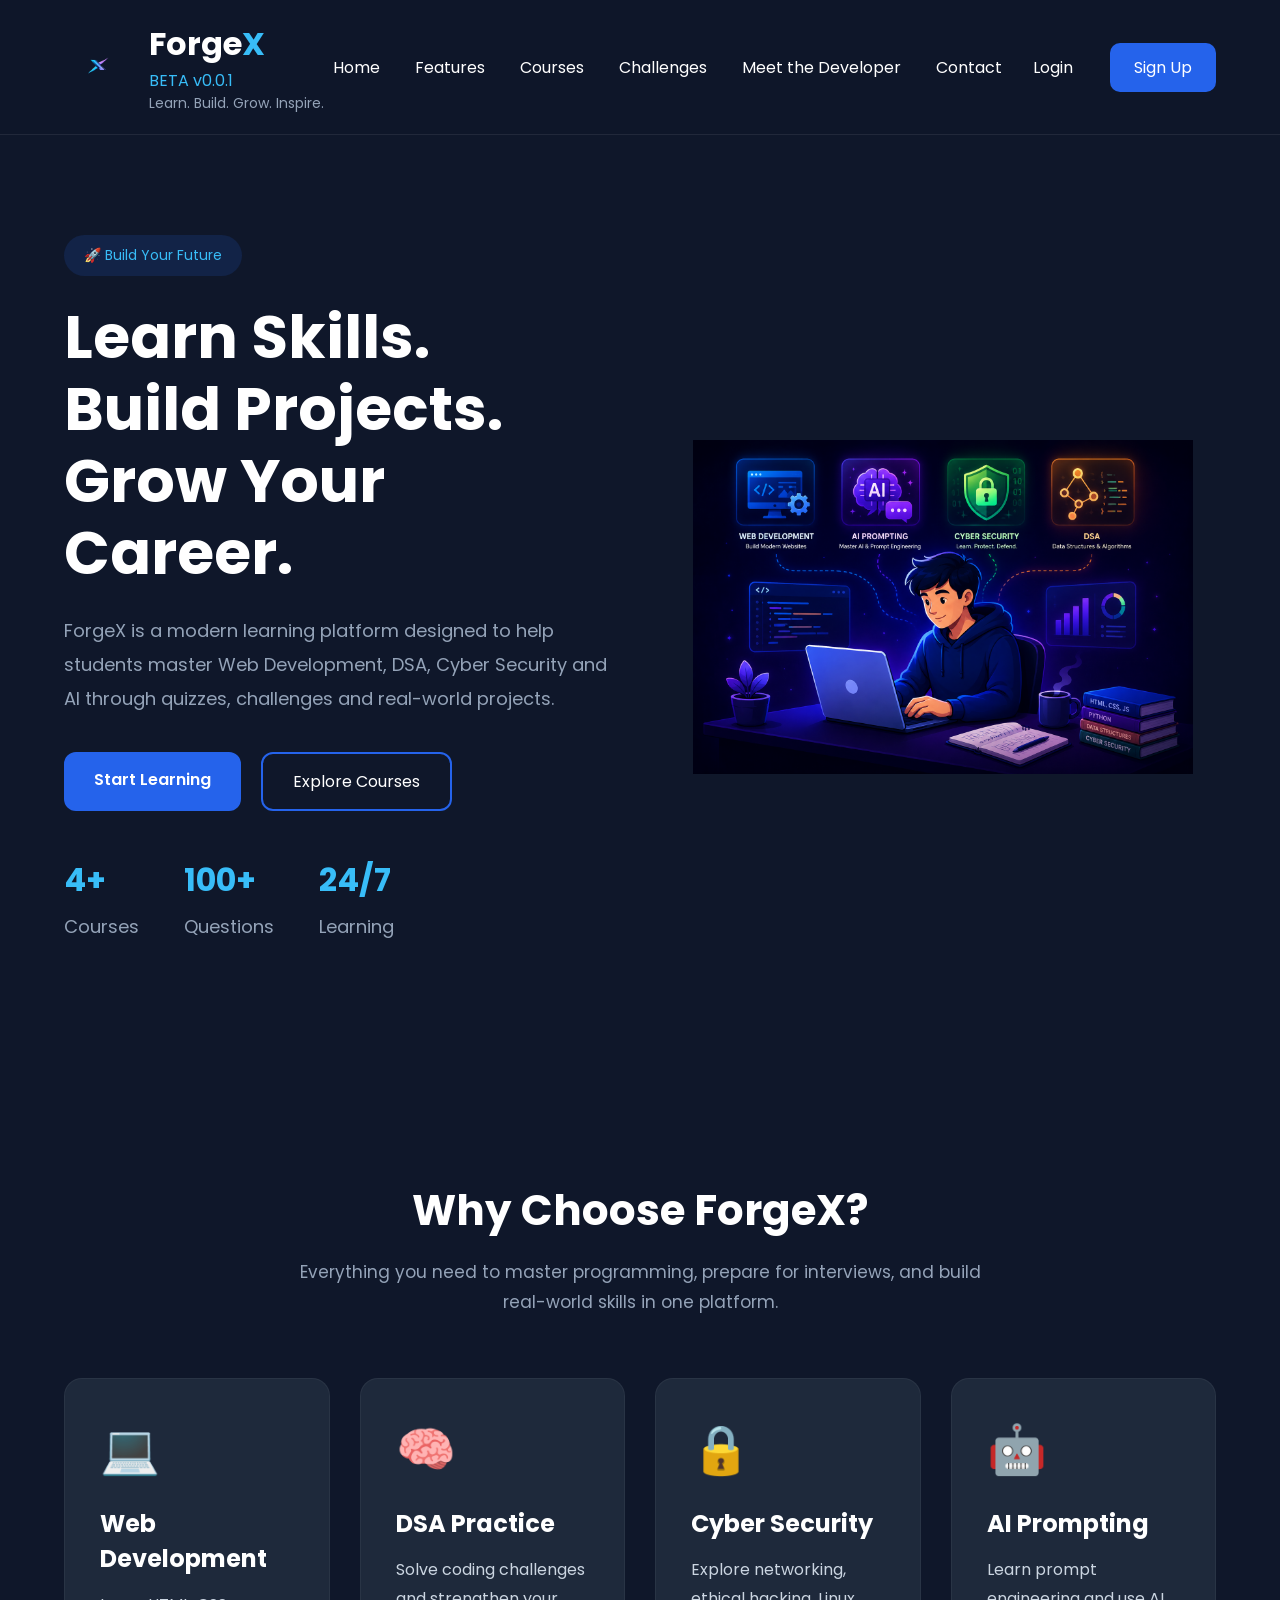
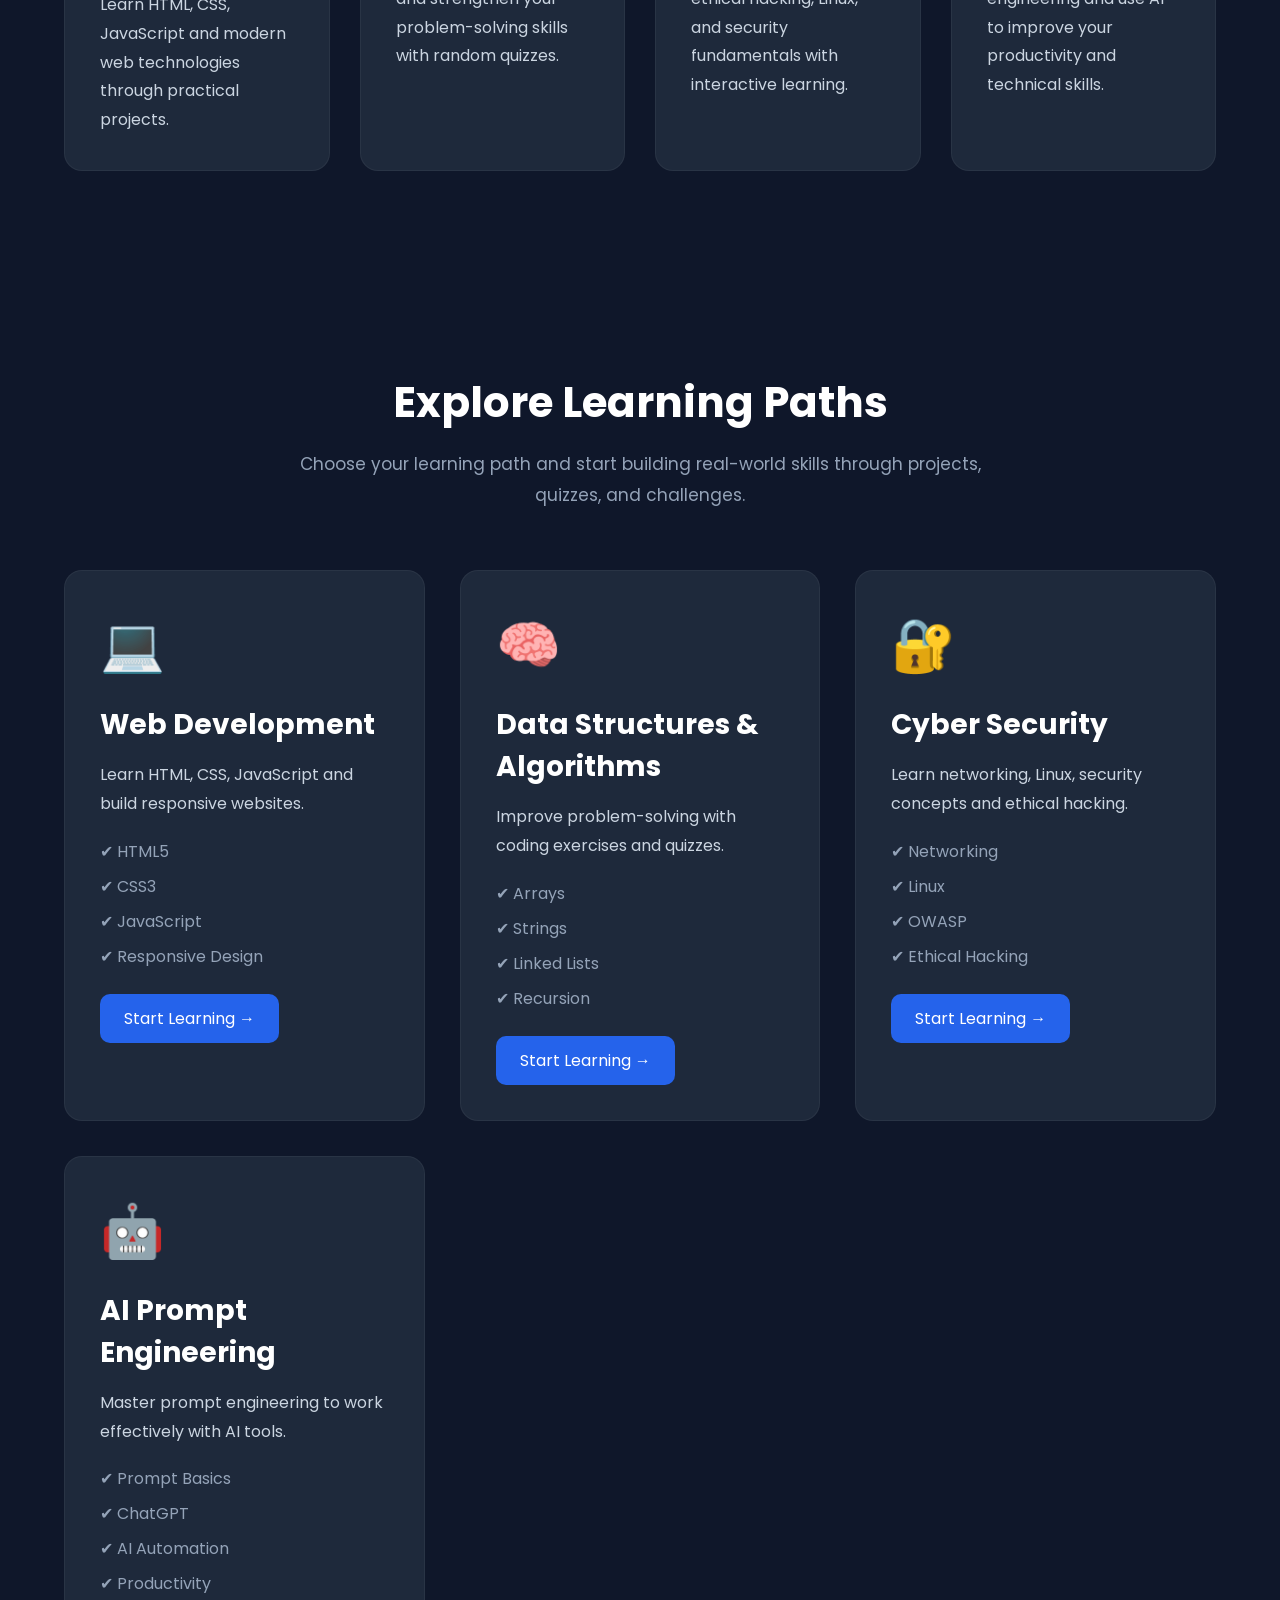
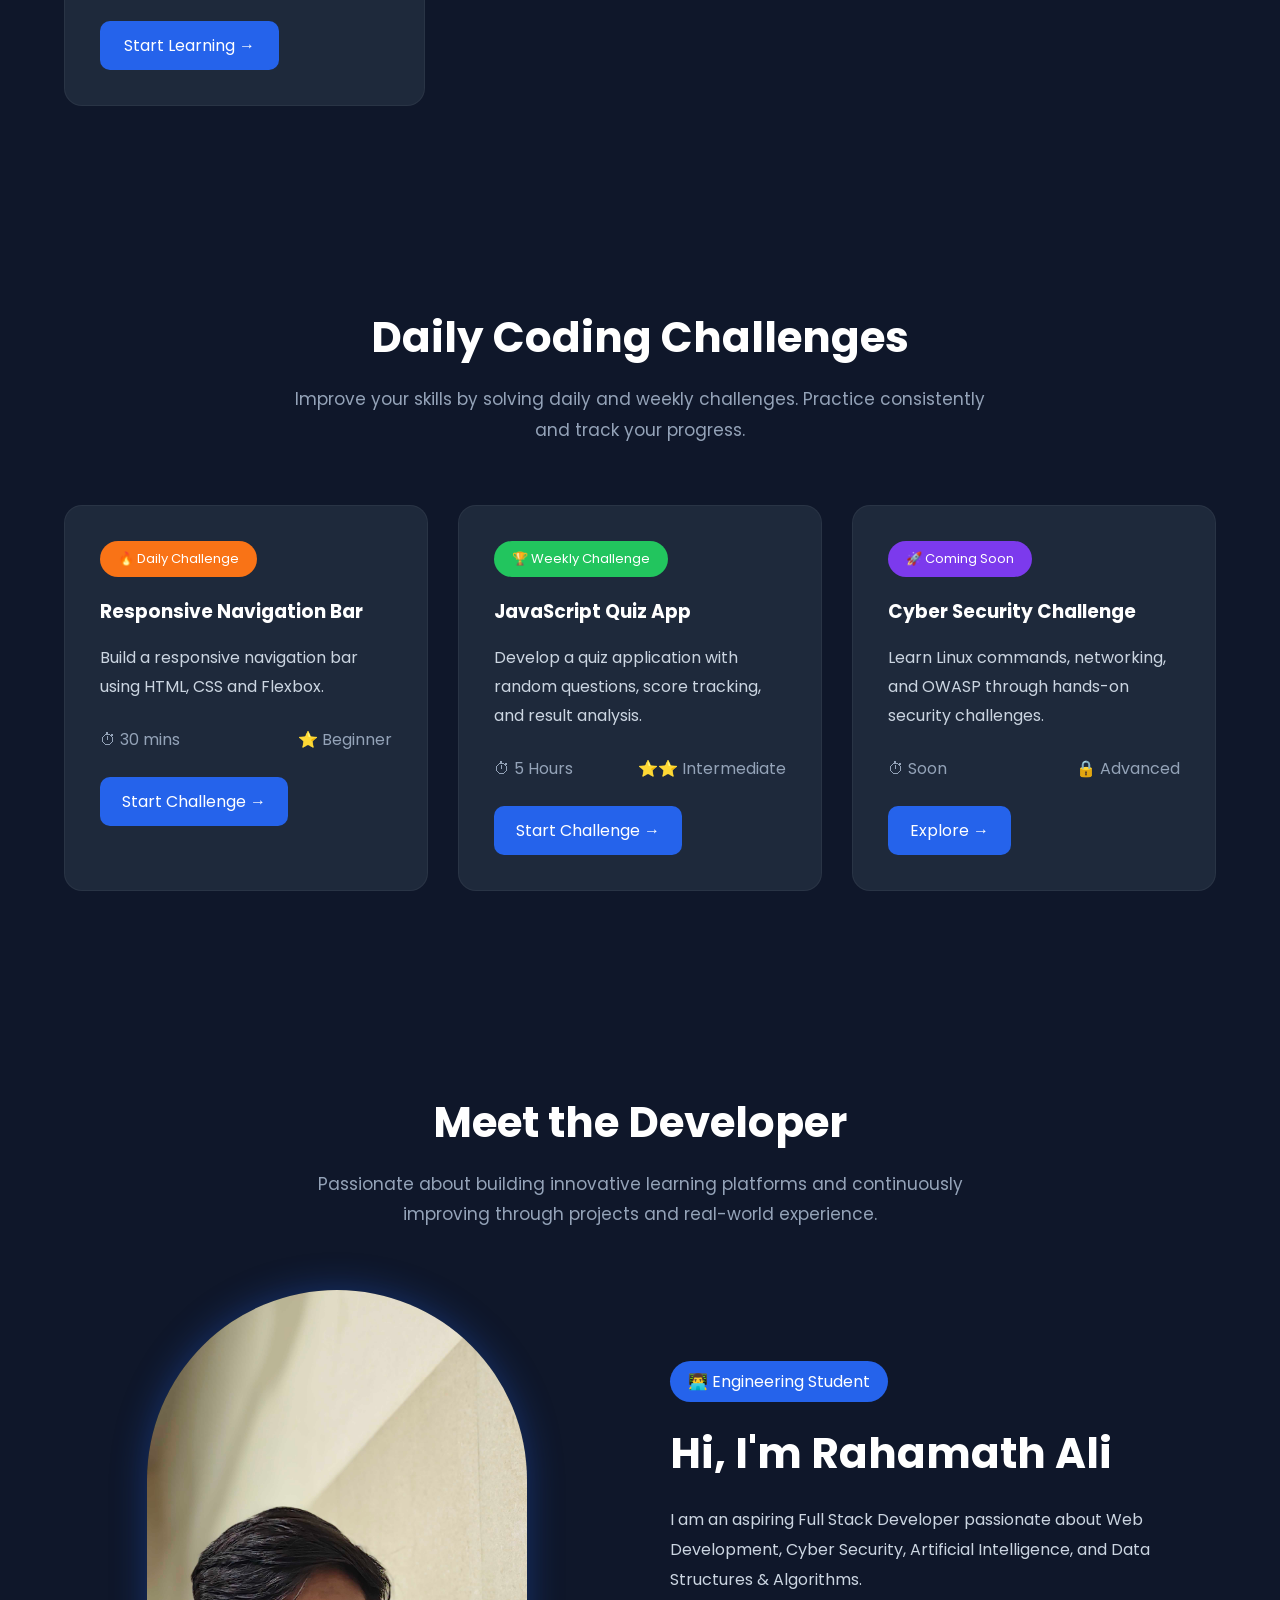
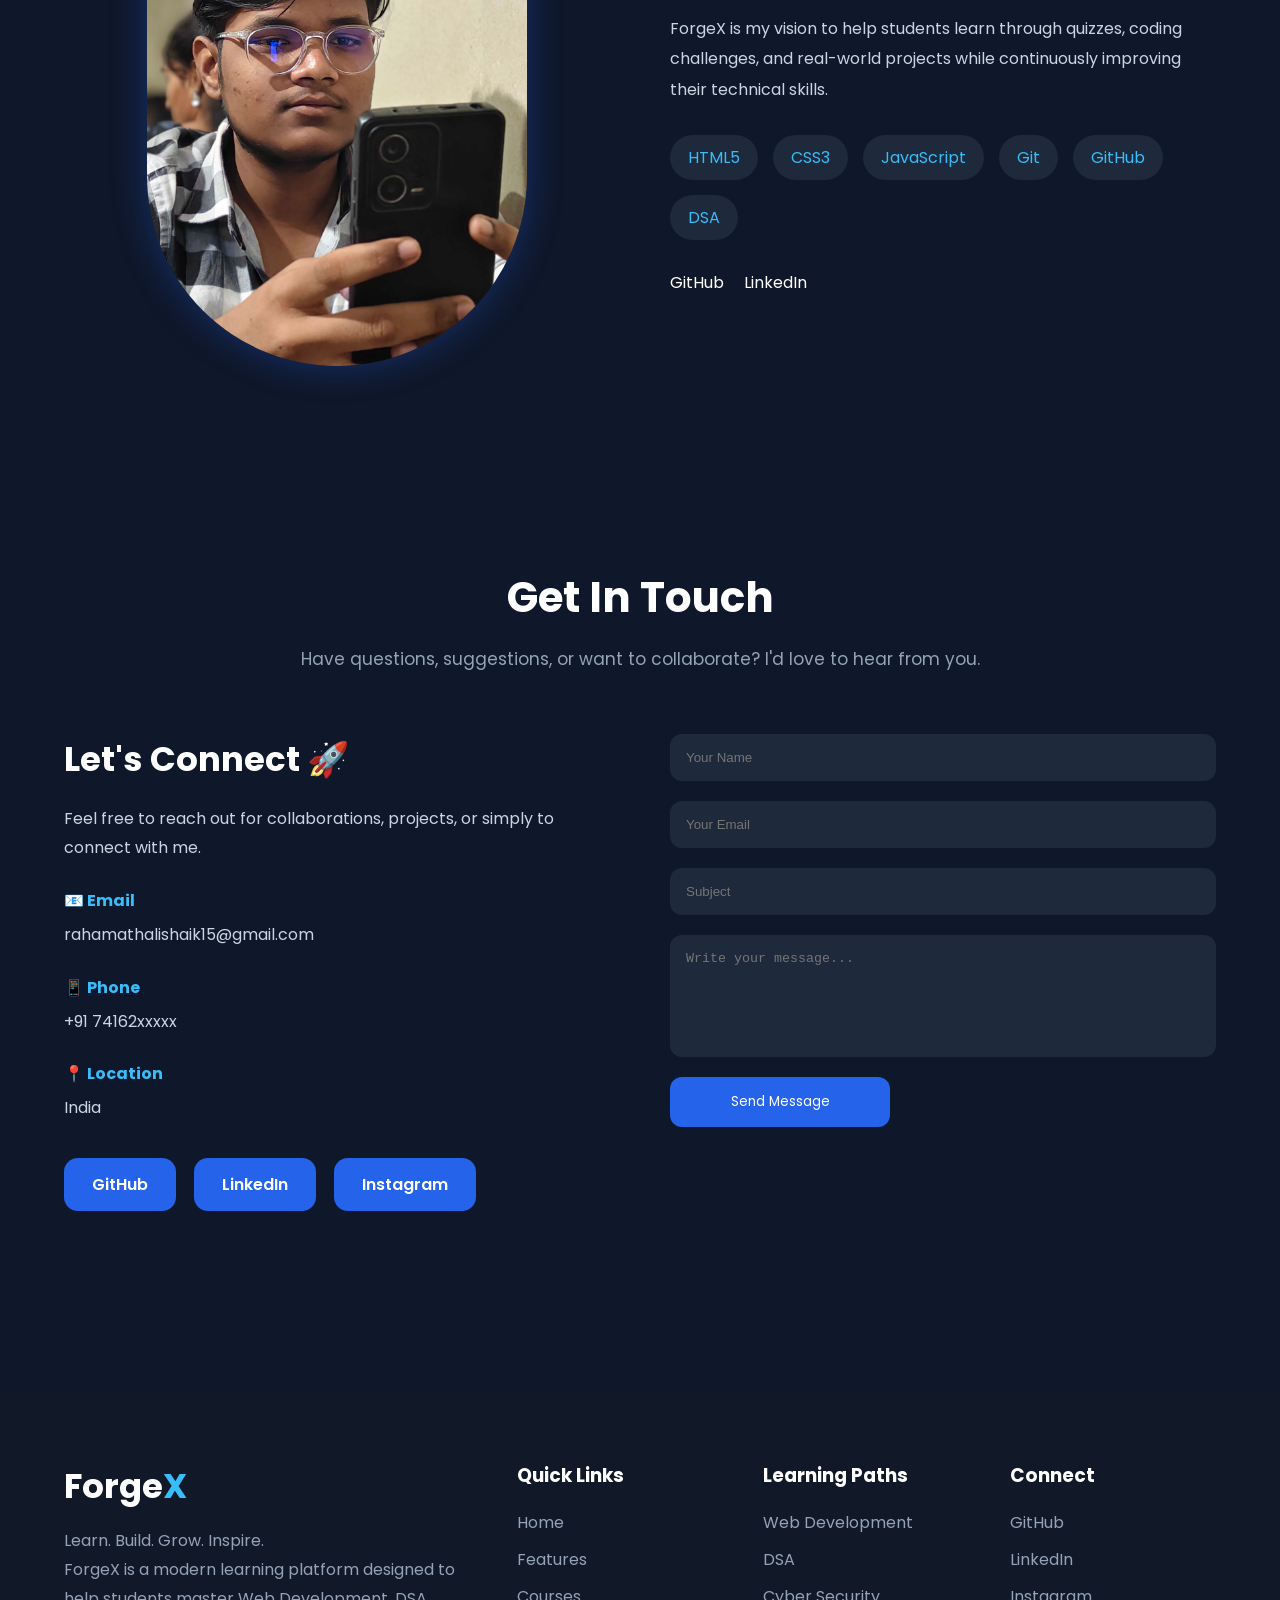
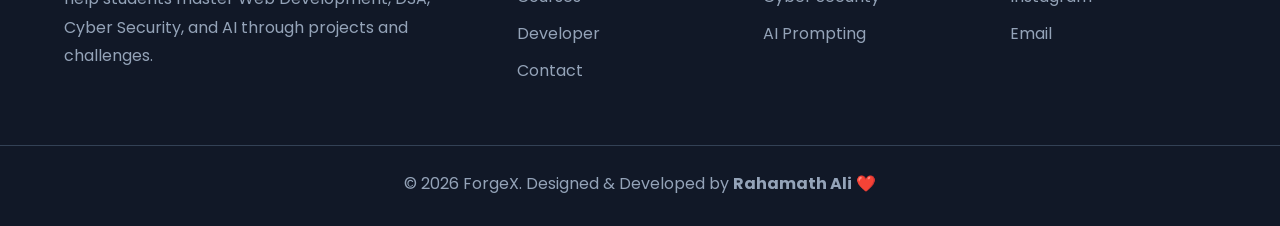
<file: index.html>
<!DOCTYPE html>
<html lang="en">
<head>
    <meta charset="UTF-8">
    <meta name="viewport" content="width=device-width, initial-scale=1.0">
    <link rel="icon" type="image/png" href="images/logo.png">
    <title>ForgeX | Learn. Build. Grow.</title>

    <link rel="stylesheet" href="style.css">
</head>
<body>

    <!-- ================= HEADER ================= -->

    <header>
        

        <nav class="navbar">

            <div class="brand">

                <div class="logo-container">

                    <img src="images/logo.png" alt="ForgeX Logo">

                    <div class="brand-text">

                        <div class="title-row">

                            <h1>
                                Forge<span>X</span>
                            </h1>

                            <span class="badge">BETA</span>

                            <span class="version">v0.0.1</span>

                        </div>

                        <p class="tagline">
                            Learn. Build. Grow. Inspire.
                        </p>

                    </div>

                </div>

            </div>


            <ul class="nav-links">

                <li><a href="#home">Home</a></li>

                <li><a href="#features">Features</a></li>

                <li><a href="#courses">Courses</a></li>

                <li><a href="#challenges">Challenges</a></li>

                <li><a href="#developer">Meet the Developer</a></li>

                <li><a href="#contact">Contact</a></li>

                <li class="mobile-auth">
                    <a href="login.html">Login</a>
                </li>

                <li class="mobile-auth">
                    <a href="signup.html">Sign Up</a>
                </li>

            </ul>
 

            <div class="auth-buttons">

                <a href="login.html" class="login-btn">
                    Login
                </a>

                <a href="signup.html" class="signup-btn">
                    Sign Up
                </a>

            </div>
            <div class="menu-toggle">

                ☰

            </div>

        </nav>

    </header>


    <!-- ================= MAIN ================= -->

    <main>

        <!-- HERO SECTION -->

        <!-- ================= HERO SECTION ================= -->

<section class="hero" id="home">

    <div class="hero-content">

        <span class="hero-badge">
            🚀 Build Your Future
        </span>

        <h1>
            Learn Skills.
            <br>
            Build Projects.
            <br>
            Grow Your Career.
        </h1>

        <p>
            ForgeX is a modern learning platform designed to help students
            master Web Development, DSA, Cyber Security and AI through
            quizzes, challenges and real-world projects.
        </p>

        <div class="hero-buttons">

            <a href="#" class="primary-btn">
                Start Learning
            </a>

            <a href="#" class="secondary-btn">
                Explore Courses
            </a>

        </div>

        <div class="hero-stats">

            <div>
                <h3>4+</h3>
                <p>Courses</p>
            </div>

            <div>
                <h3>100+</h3>
                <p>Questions</p>
            </div>

            <div>
                <h3>24/7</h3>
                <p>Learning</p>
            </div>

        </div>

    </div>

    <div class="hero-image">

        <img src="images/hero.png" alt="ForgeX Illustration">

    </div>

</section>

        <!-- ================= FEATURES SECTION ================= -->

<section class="features" id="features">

    <div class="section-title">

        <h2>Why Choose ForgeX?</h2>

        <p>
            Everything you need to master programming, prepare for interviews,
            and build real-world skills in one platform.
        </p>

    </div>

    <div class="feature-container">

        <div class="feature-card">

            <div class="feature-icon">💻</div>

            <h3>Web Development</h3>

            <p>
                Learn HTML, CSS, JavaScript and modern web technologies through
                practical projects.
            </p>

        </div>

        <div class="feature-card">

            <div class="feature-icon">🧠</div>

            <h3>DSA Practice</h3>

            <p>
                Solve coding challenges and strengthen your problem-solving
                skills with random quizzes.
            </p>

        </div>

        <div class="feature-card">

            <div class="feature-icon">🔒</div>

            <h3>Cyber Security</h3>

            <p>
                Explore networking, ethical hacking, Linux, and security
                fundamentals with interactive learning.
            </p>

        </div>

        <div class="feature-card">

            <div class="feature-icon">🤖</div>

            <h3>AI Prompting</h3>

            <p>
                Learn prompt engineering and use AI to improve your productivity
                and technical skills.
            </p>

        </div>

    </div>

</section>

        <!-- ================= COURSES SECTION ================= -->

<section class="courses" id="courses">

    <div class="section-title">

        <h2>Explore Learning Paths</h2>

        <p>
            Choose your learning path and start building real-world skills
            through projects, quizzes, and challenges.
        </p>

    </div>

    <div class="course-container">

        <!-- Web Development -->

        <div class="course-card">

            <div class="course-icon">💻</div>

            <h3>Web Development</h3>

            <p>
                Learn HTML, CSS, JavaScript and build responsive websites.
            </p>

            <ul>

                <li>✔ HTML5</li>

                <li>✔ CSS3</li>

                <li>✔ JavaScript</li>

                <li>✔ Responsive Design</li>

            </ul>

            <a href="#" class="course-btn">
                Start Learning →
            </a>

        </div>

        <!-- DSA -->

        <div class="course-card">

            <div class="course-icon">🧠</div>

            <h3>Data Structures & Algorithms</h3>

            <p>
                Improve problem-solving with coding exercises and quizzes.
            </p>

            <ul>

                <li>✔ Arrays</li>

                <li>✔ Strings</li>

                <li>✔ Linked Lists</li>

                <li>✔ Recursion</li>

            </ul>

            <a href="#" class="course-btn">
                Start Learning →
            </a>

        </div>

        <!-- Cyber Security -->

        <div class="course-card">

            <div class="course-icon">🔐</div>

            <h3>Cyber Security</h3>

            <p>
                Learn networking, Linux, security concepts and ethical hacking.
            </p>

            <ul>

                <li>✔ Networking</li>

                <li>✔ Linux</li>

                <li>✔ OWASP</li>

                <li>✔ Ethical Hacking</li>

            </ul>

            <a href="#" class="course-btn">
                Start Learning →
            </a>

        </div>

        <!-- AI -->

        <div class="course-card">

            <div class="course-icon">🤖</div>

            <h3>AI Prompt Engineering</h3>

            <p>
                Master prompt engineering to work effectively with AI tools.
            </p>

            <ul>

                <li>✔ Prompt Basics</li>

                <li>✔ ChatGPT</li>

                <li>✔ AI Automation</li>

                <li>✔ Productivity</li>

            </ul>

            <a href="#" class="course-btn">
                Start Learning →
            </a>

        </div>

    </div>

</section>

        
        <!-- ================= CHALLENGES SECTION ================= -->

<section class="challenges" id="challenges">

    <div class="section-title">

        <h2>Daily Coding Challenges</h2>

        <p>
            Improve your skills by solving daily and weekly challenges.
            Practice consistently and track your progress.
        </p>

    </div>

    <div class="challenge-container">

        <!-- Daily Challenge -->

        <div class="challenge-card">

            <span class="challenge-badge">🔥 Daily Challenge</span>

            <h3>Responsive Navigation Bar</h3>

            <p>
                Build a responsive navigation bar using HTML, CSS and Flexbox.
            </p>

            <div class="challenge-info">

                <span>⏱ 30 mins</span>

                <span>⭐ Beginner</span>

            </div>

            <a href="#" class="challenge-btn">
                Start Challenge →
            </a>

        </div>

        <!-- Weekly Challenge -->

        <div class="challenge-card">

            <span class="challenge-badge weekly">🏆 Weekly Challenge</span>

            <h3>JavaScript Quiz App</h3>

            <p>
                Develop a quiz application with random questions, score tracking,
                and result analysis.
            </p>

            <div class="challenge-info">

                <span>⏱ 5 Hours</span>

                <span>⭐⭐ Intermediate</span>

            </div>

            <a href="#" class="challenge-btn">
                Start Challenge →
            </a>

        </div>

        <!-- Coming Soon -->

        <div class="challenge-card">

            <span class="challenge-badge coming">🚀 Coming Soon</span>

            <h3>Cyber Security Challenge</h3>

            <p>
                Learn Linux commands, networking, and OWASP through hands-on
                security challenges.
            </p>

            <div class="challenge-info">

                <span>⏱ Soon</span>

                <span>🔒 Advanced</span>

            </div>

            <a href="#" class="challenge-btn">
                Explore →
            </a>

        </div>

    </div>

</section>

        <!-- ==========================MEET THE DEVELOPER========================== -->

<section class="developer" id="developer">

    <div class="section-title">

        <h2>Meet the Developer</h2>

        <p>
            Passionate about building innovative learning platforms and
            continuously improving through projects and real-world experience.
        </p>

    </div>

    <div class="developer-container">

        <!-- Left Side -->

        <div class="developer-image">

            <img src="images/profile.jpg" alt="Rahamath Ali">

        </div>

        <!-- Right Side -->

        <div class="developer-content">

            <span class="developer-badge">
                👨‍💻 Engineering Student
            </span>

            <h2>Hi, I'm Rahamath Ali</h2>

            <p>
                I am an aspiring Full Stack Developer passionate about
                Web Development, Cyber Security, Artificial Intelligence,
                and Data Structures & Algorithms.
            </p>

            <p>
                ForgeX is my vision to help students learn through quizzes,
                coding challenges, and real-world projects while continuously
                improving their technical skills.
            </p>

            <div class="developer-skills">

                <span>HTML5</span>
                <span>CSS3</span>
                <span>JavaScript</span>
                <span>Git</span>
                <span>GitHub</span>
                <span>DSA</span>

            </div>

            <div class="developer-buttons btn-primary">

                <a href="https://github.com/aLi-repos" target="_blank" class="github-btn">
                    GitHub
                </a>

                <a href="https://www.linkedin.com/in/shaik-rahamath-ali-997374380" target="_blank" class="linkedin-btn">
                    LinkedIn
                </a>

            </div>

        </div>

    </div>

</section>


        <!-- ==========================
        CONTACT SECTION
========================== -->

<section class="contact" id="contact">

    <div class="section-title">

        <h2>Get In Touch</h2>

        <p>
            Have questions, suggestions, or want to collaborate?
            I'd love to hear from you.
        </p>

    </div>

    <div class="contact-container">

        <!-- Contact Information -->

        <div class="contact-info">

            <h3>Let's Connect 🚀</h3>

            <p>
                Feel free to reach out for collaborations, projects,
                or simply to connect with me.
            </p>

            <div class="info-box">
                <h4>📧 Email</h4>
                <p>rahamathalishaik15@gmail.com</p>
            </div>

            <div class="info-box">
                <h4>📱 Phone</h4>
                <p>+91 74162xxxxx</p>
            </div>

            <div class="info-box">
                <h4>📍 Location</h4>
                <p>India</p>
            </div>

            <div class="social-links">

                <a href="https://github.com/aLi-repos" target="_blank">
                    GitHub
                </a>

                <a href="https://www.linkedin.com/in/shaik-rahamath-ali-997374380" target="_blank">
                    LinkedIn
                </a>

                <a href="https://www.instagram.com/_aqua_020/" target="_blank">
                    Instagram
                </a>

            </div>

        </div>

        <!-- Contact Form -->

        <div class="contact-form">

            <form>

                <input
                    type="text"
                    placeholder="Your Name"
                    required
                >

                <input
                    type="email"
                    placeholder="Your Email"
                    required
                >

                <input
                    type="text"
                    placeholder="Subject"
                >

                <textarea
                    rows="6"
                    placeholder="Write your message..."
                ></textarea>

                <button type="submit">
                    Send Message
                </button>

            </form>

        </div>

    </div>

</section>

    </main>


    <!-- ================= FOOTER ================= -->


<footer>

    <div class="footer-container">

        <!-- Brand -->

        <div class="footer-brand">

            <h2>Forge<span>X</span></h2>

            <p>
                Learn. Build. Grow. Inspire.
            </p>

            <p>
                ForgeX is a modern learning platform designed to help
                students master Web Development, DSA, Cyber Security,
                and AI through projects and challenges.
            </p>

        </div>

        <!-- Quick Links -->

        <div class="footer-links">

            <h3>Quick Links</h3>

            <ul>

                <li><a href="#home">Home</a></li>

                <li><a href="#features">Features</a></li>

                <li><a href="#courses">Courses</a></li>

                <li><a href="#developer">Developer</a></li>

                <li><a href="#contact">Contact</a></li>

            </ul>

        </div>

        <!-- Learning -->

        <div class="footer-links">

            <h3>Learning Paths</h3>

            <ul>

                <li><a href="#">Web Development</a></li>

                <li><a href="#">DSA</a></li>

                <li><a href="#">Cyber Security</a></li>

                <li><a href="#">AI Prompting</a></li>

            </ul>

        </div>

        <!-- Social -->

        <div class="footer-links">

            <h3>Connect</h3>

            <ul>

                <li>
                    <a href="https://github.com/aLi-repos" target="_blank">
                        GitHub
                    </a>
                </li>

                <li>
                    <a href="#">
                        LinkedIn
                    </a>
                </li>

                <li>
                    <a href="#">
                        Instagram
                    </a>
                </li>

                <li>
                    <a href="#">
                        Email
                    </a>
                </li>

            </ul>

        </div>

    </div>

    <hr>

    <div class="footer-bottom">

        <p>

            © 2026 ForgeX. Designed & Developed by
            <strong>Rahamath Ali</strong> ❤️

        </p>

    </div>

</footer>

    <script src="script.js"></script>

</body>
</html>
</file>
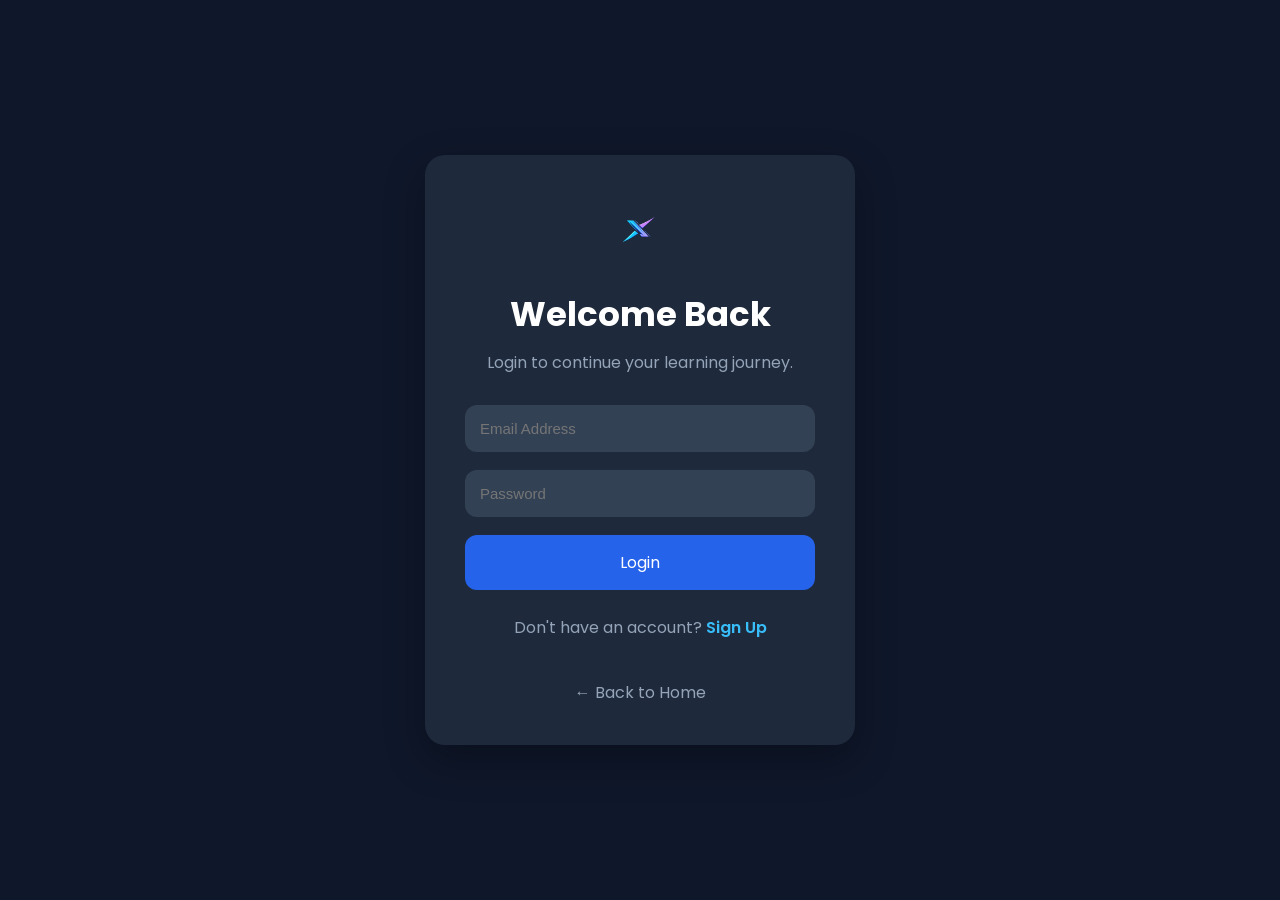
<file: dashboard.html>
<!DOCTYPE html>
<html lang="en">

<head>

    <meta charset="UTF-8">

    <meta name="viewport" content="width=device-width, initial-scale=1.0">

    <title>ForgeX Dashboard</title>

    <link rel="stylesheet" href="style.css">

</head>

<body>

<header class="dashboard-header">

    <div class="dashboard-logo">

        <img src="images/logo.png" alt="ForgeX Logo">

        <h2>Forge<span>X</span></h2>

    </div>

    <a href="index.html" class="logout-btn">
        Logout
    </a>

</header>

<main class="dashboard">

<section class="welcome-card">

<h1>
Welcome,
<span id="studentName">
Student
</span> 👋
</h1>

<p>

Continue building your skills every day.

</p>

</section>

<section class="stats-grid">

<div class="stat-card">

<h3>🏆 Best Score</h3>

<h2 id="bestScore">

0 / 15

</h2>

</div>

<div class="stat-card">

<h3>📝 Attempts</h3>

<h2 id="attempts">

0

</h2>

</div>

<div class="stat-card">

<h3>📊 Last Score</h3>

<h2 id="lastScore">

0 / 15

</h2>

</div>

</section>

<section class="courses-dashboard">

<h2>Choose Your Learning Path</h2>

<div class="dashboard-cards">

<div class="course-card">

<h3>🌐 Web Development</h3>

<p>

HTML • CSS • JavaScript

</p>

<a href="quiz.html">

Start Quiz →

</a>

</div>

<div class="course-card disabled">

<h3>💻 DSA</h3>

<p>

Coming Soon

</p>

</div>

<div class="course-card disabled">

<h3>🤖 AI Prompting</h3>

<p>

Coming Soon

</p>

</div>

<div class="course-card disabled">

<h3>🔐 Cyber Security</h3>

<p>

Coming Soon

</p>

</div>

</div>

</section>

<section class="progress-section">

<h2>

Learning Progress

</h2>

<div class="progress-bar">

<div
id="progressFill"
class="progress-fill">

</div>

</div>

<p id="progressText">

0%

</p>

</section>

<section class="history-section">

<h2>

Quiz History

</h2>

<div id="historyList">

</div>

</section>

<section class="leaderboard">

<h2>

🏆 Leaderboard

</h2>

<div id="leaderboardList">

</div>

</section>

</main>
<script src="dashboard.js"></script>

</body>

</html>
</file>
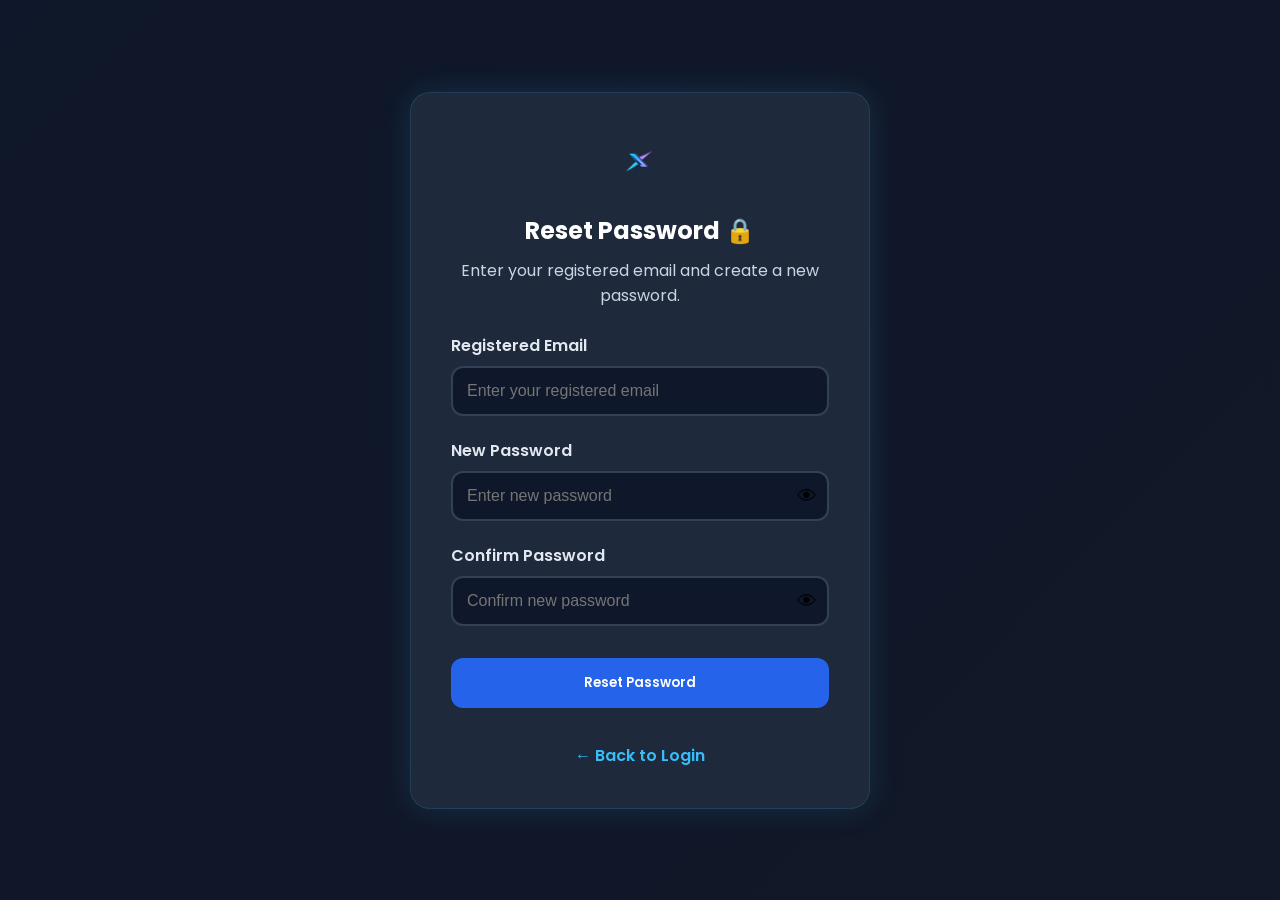
<file: forgot-password.html>
<!DOCTYPE html>
<html lang="en">

<head>

    <meta charset="UTF-8">

    <meta name="viewport"
          content="width=device-width, initial-scale=1.0">

    <title>ForgeX | Reset Password</title>

    <link rel="stylesheet" href="style.css">

</head>

<body>

<section class="auth-page">

    <div class="auth-card">

        <img
            src="images/logo.png"
            alt="ForgeX Logo"
            class="auth-logo"
        >

        <h1>

            Reset Password 🔒

        </h1>

        <p>

            Enter your registered email and create a new password.

        </p>

        <form id="forgotPasswordForm">

            <!-- Email -->

            <div class="input-group">

                <label>

                    Registered Email

                </label>

                <input
                    type="email"
                    id="resetEmail"
                    placeholder="Enter your registered email"
                    required
                >

            </div>

            <!-- New Password -->

            <div class="input-group">

                <label>

                    New Password

                </label>

                <div class="password-box">

                    <input
                        type="password"
                        id="newPassword"
                        placeholder="Enter new password"
                        required
                    >

                    <button
                        type="button"
                        id="toggleNewPassword"
                        class="toggle-password">

                        👁

                    </button>

                </div>

            </div>

            <!-- Confirm Password -->

            <div class="input-group">

                <label>

                    Confirm Password

                </label>

                <div class="password-box">

                    <input
                        type="password"
                        id="confirmNewPassword"
                        placeholder="Confirm new password"
                        required
                    >

                    <button
                        type="button"
                        id="toggleConfirmPassword"
                        class="toggle-password">

                        👁

                    </button>

                </div>

            </div>

            <button
                type="submit"
                class="primary-btn auth-btn">

                Reset Password

            </button>

        </form>

        <div class="auth-footer">

            <a
                href="login.html"
                class="back-home">

                ← Back to Login

            </a>

        </div>

    </div>

</section>

<script src="forgot-password.js"></script>

</body>

</html>
</file>
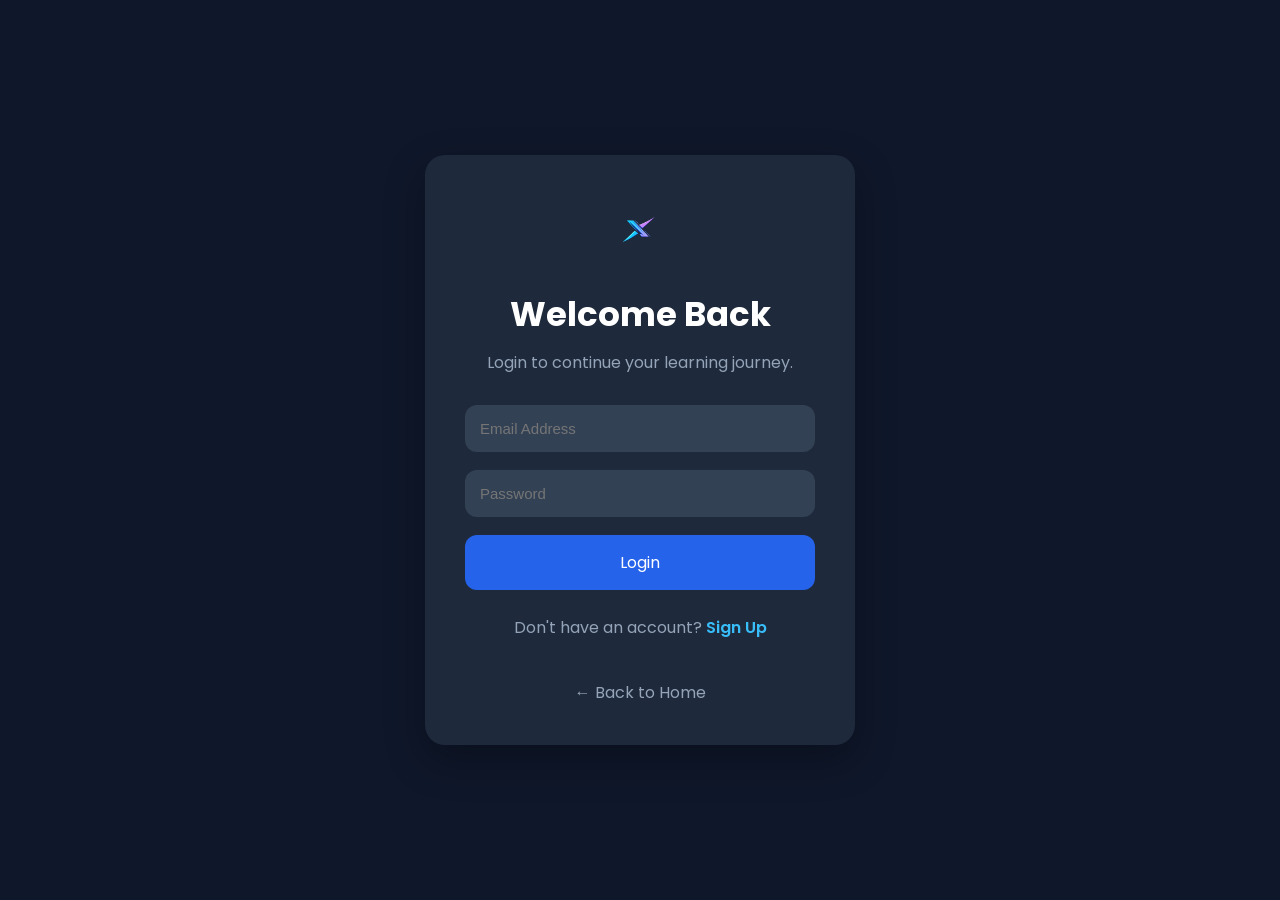
<file: login.html>
<!DOCTYPE html>
<html lang="en">

<head>

    <meta charset="UTF-8">

    <meta name="viewport" content="width=device-width, initial-scale=1.0">

    <title>ForgeX | Login</title>

    <link rel="stylesheet" href="style.css">

</head>

<body>

    <section class="login-page">

        <div class="login-container">

            <img src="images/logo.png" alt="ForgeX Logo" class="login-logo">

            <h1>Welcome Back</h1>

            <p>Login to continue your learning journey.</p>

            <form id="loginForm">

                <input
                    type="email"
                    id="loginEmail"
                    placeholder="Email Address"
                    required
                >

                <input
                    type="password"
                    id="loginPassword"
                    placeholder="Password"
                    required
                >

                <button type="submit">
                    Login
                </button>

            </form>

            <p class="signup-text">

                Don't have an account?

                <a href="signup.html">Sign Up</a>

            </p>

            <a href="index.html" class="back-home">
                ← Back to Home
            </a>

        </div>

    </section>
    <script src="script.js"></script>

</body>

</html>
</file>
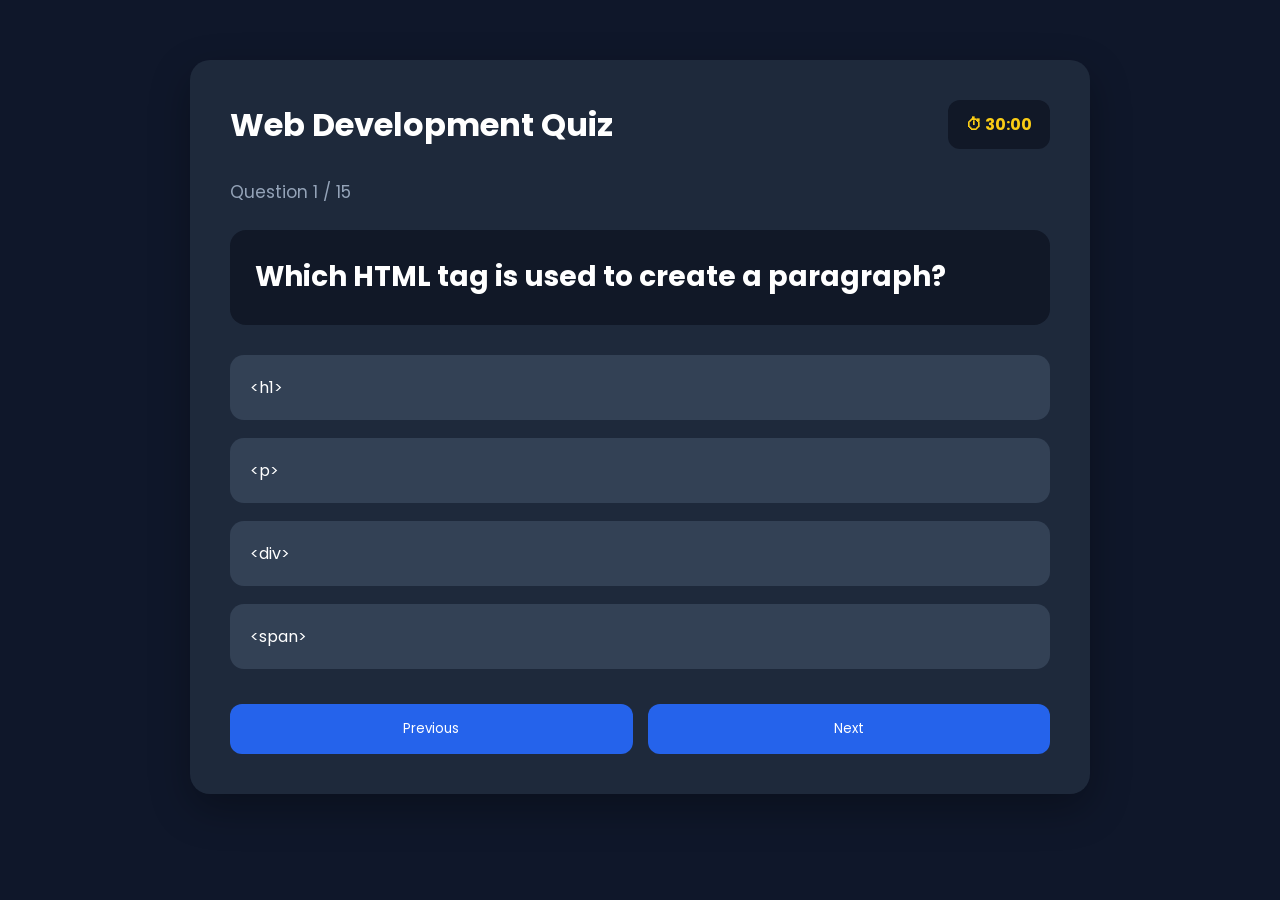
<file: quiz.html>
<!DOCTYPE html>
<html lang="en">

<head>
    <meta charset="UTF-8">
    <meta name="viewport" content="width=device-width, initial-scale=1.0">
    <title>ForgeX Quiz</title>

    <link rel="stylesheet" href="style.css">
</head>

<body>

<div class="quiz-container">

    <div class="quiz-header">

        <h2>Web Development Quiz</h2>

        <div id="timer">
            ⏱ 30:00
        </div>

    </div>

    <div class="progress">

        <span id="questionNumber">
            Question 1 / 15
        </span>

    </div>

    <div class="question-box">

        <h3 id="question">

            Question will appear here

        </h3>

    </div>

    <div class="options">

        <button class="option-btn"></button>

        <button class="option-btn"></button>

        <button class="option-btn"></button>

        <button class="option-btn"></button>

    </div>

    <div class="button-group">

    <button id="previousBtn">
        Previous
    </button>

    <button id="nextBtn">
        Next
    </button>

    <button id="submitBtn">
        Submit Quiz
    </button>

</div>

</div>

<script src="questions.js"></script>

<script src="quiz.js"></script>

</body>

</html>
</file>
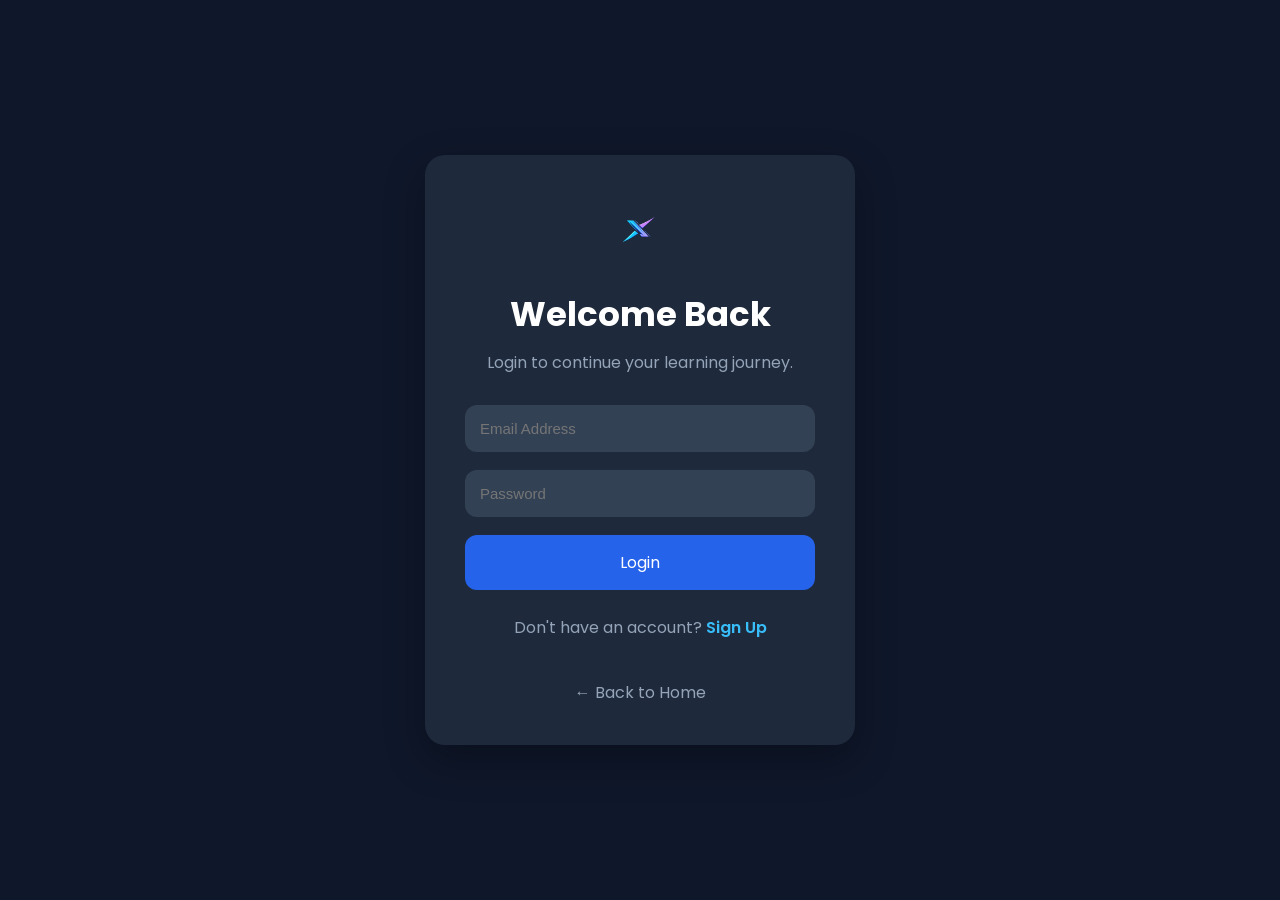
<file: result.html>
<!DOCTYPE html>
<html lang="en">

<head>

    <meta charset="UTF-8">

    <meta name="viewport"
          content="width=device-width, initial-scale=1.0">

    <title>Quiz Result | ForgeX</title>

    <link rel="stylesheet" href="style.css">

</head>

<body>

<div class="result-container">

    <h1>🎉 Quiz Completed</h1>

    <h2 id="studentName">

        Congratulations!

    </h2>

    <div class="result-card">

        <h3>Your Score</h3>

        <p id="score">
            0 / 15
        </p>

        <h3>Percentage</h3>

        <p id="percentage">
            0%
        </p>

        <h3>Best Score</h3>

        <p id="bestScore">
            0 / 15
        </p>

        <h3>Total Attempts</h3>

        <p id="attempts">
            0
        </p>

        <h2 id="status">

            PASS

        </h2>

    </div>

    <div class="result-buttons">

        <a
        href="review.html"
        class="primary-btn">

            Review Answers

        </a>

        <a
        href="dashboard.html"
        class="secondary-btn">

            Dashboard

        </a>

    </div>

</div>

<script src="result.js"></script>

</body>

</html>
</file>
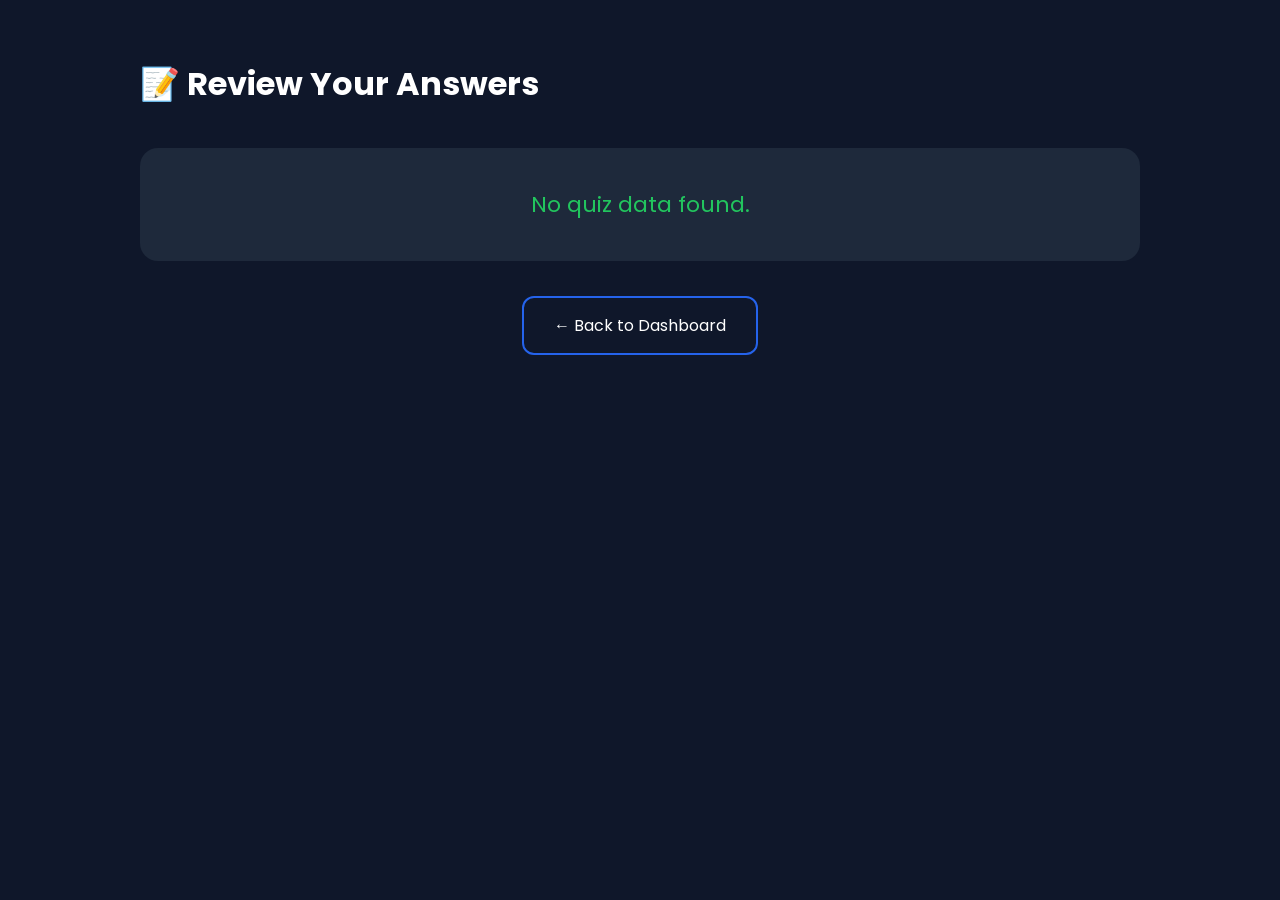
<file: review.html>
<!DOCTYPE html>
<html lang="en">

<head>

    <meta charset="UTF-8">

    <meta name="viewport"
          content="width=device-width, initial-scale=1.0">

    <title>Review Answers | ForgeX</title>

    <link rel="stylesheet" href="style.css">

</head>

<body>

<div class="review-container">

    <h1>📝 Review Your Answers</h1>

    <div id="reviewList"></div>

    <div class="result-buttons">

        <a
        href="dashboard.html"
        class="secondary-btn">

            ← Back to Dashboard

        </a>

    </div>

</div>

<script src="review.js"></script>

</body>

</html>
</file>
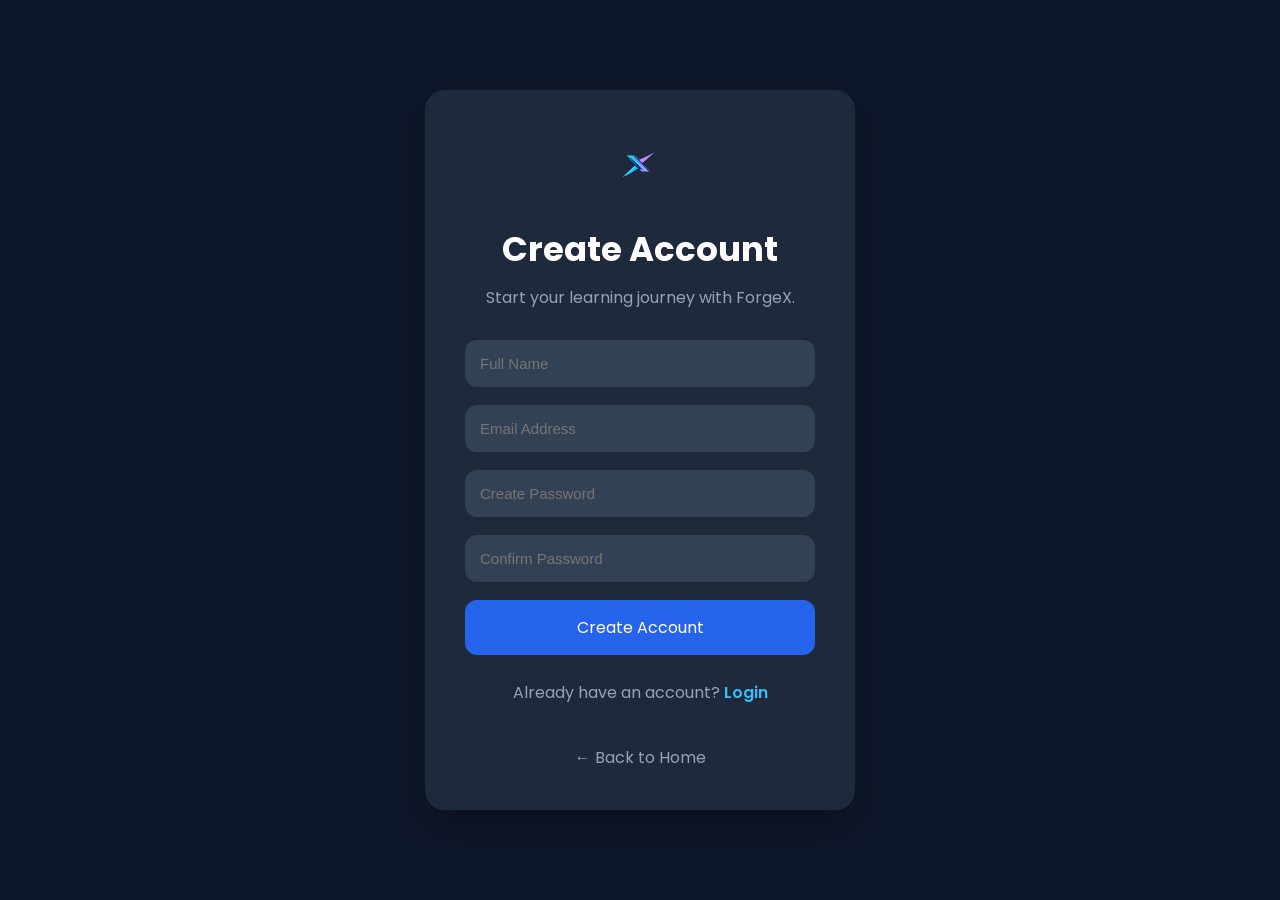
<file: signup.html>
<!DOCTYPE html>
<html lang="en">

<head>
    <meta charset="UTF-8">
    <meta name="viewport" content="width=device-width, initial-scale=1.0">
    <title>ForgeX | Sign Up</title>
    <link rel="stylesheet" href="style.css">
</head>

<body>

    <section class="signup-page">

        <div class="signup-container">

            <img src="images/logo.png"
                alt="ForgeX Logo"
                class="signup-logo">

            <h1>Create Account</h1>

            <p>Start your learning journey with ForgeX.</p>

            <form id="signupForm">
                <input
                    type="text"
                    id="fullName"
                    placeholder="Full Name"
                    required>

                <input
                    type="email"
                    id="email"
                    placeholder="Email Address"
                    required>

                <input
                    type="password"
                    id="password"
                    placeholder="Create Password"
                    required>

                <input
                    type="password"
                    id="confirmPassword"
                    placeholder="Confirm Password"
                    required>
                    
                <button type="submit" class="signup-btn">
                    Create Account
                </button>

            </form>

            <p class="login-text">

                Already have an account?

                <a href="login.html">Login</a>

            </p>

            <a href="index.html" class="back-home">

                ← Back to Home

            </a>

        </div>

    </section>
    <script src="signup.js"></script>

</body>

</html>
</file>
<file: style.css>
/* ==========================================================
   FORGEX STYLE.CSS
   PART 1
   RESET • GLOBAL • NAVBAR • HERO
========================================================== */

/* ==========================
        GOOGLE FONT
========================== */

@import url('https://fonts.googleapis.com/css2?family=Poppins:wght@300;400;500;600;700;800&display=swap');

/* ==========================
          RESET
========================== */

*{
    margin:0;
    padding:0;
    box-sizing:border-box;
}

html{
    scroll-behavior:smooth;
}

/* ==========================
       ROOT VARIABLES
========================== */

:root{

    --bg:#0F172A;
    --surface:#1E293B;
    --surface-light:#334155;

    --primary:#2563EB;
    --primary-hover:#1D4ED8;

    --secondary:#38BDF8;

    --green:#22C55E;
    --yellow:#FACC15;
    --red:#EF4444;

    --text:#FFFFFF;
    --text-light:#CBD5E1;
    --text-muted:#94A3B8;

    --radius:18px;

    --shadow:
    0 15px 40px rgba(0,0,0,.30);

}

/* ==========================
          BODY
========================== */

body{

    font-family:'Poppins',sans-serif;

    background:var(--bg);

    color:var(--text);

    overflow-x:hidden;

}

/* ==========================
       SCROLLBAR
========================== */

::-webkit-scrollbar{

    width:10px;

}

::-webkit-scrollbar-track{

    background:#111827;

}

::-webkit-scrollbar-thumb{

    background:var(--primary);

    border-radius:20px;

}

::-webkit-scrollbar-thumb:hover{

    background:var(--secondary);

}

/* ==========================
      COMMON CONTAINER
========================== */

.container{

    width:90%;

    max-width:1400px;

    margin:auto;

}

/* ==========================
         LINKS
========================== */

a{

    text-decoration:none;

    color:inherit;

}

img{

    max-width:100%;

    display:block;

}

/* ==========================
      COMMON BUTTONS
========================== */

.primary-btn{

    display:inline-block;

    background:var(--primary);

    color:white;

    padding:15px 30px;

    border-radius:12px;

    transition:.35s;

    font-weight:600;

}

.primary-btn:hover{

    background:var(--primary-hover);

    transform:translateY(-3px);

}

.secondary-btn{

    display:inline-block;

    border:2px solid var(--primary);

    color:white;

    padding:15px 30px;

    border-radius:12px;

    transition:.35s;

}

.secondary-btn:hover{

    background:var(--primary);

}

button{

    cursor:pointer;

    border:none;

    outline:none;

    font-family:inherit;

}

/* ==========================
         HEADER
========================== */

header{

    position:sticky;

    top:0;

    width:100%;

    z-index:999;

    background:rgba(15,23,42,.95);

    backdrop-filter:blur(15px);

    border-bottom:1px solid rgba(255,255,255,.08);

}

/* ==========================
         NAVBAR
========================== */

.navbar{

    width:90%;

    max-width:1400px;

    margin:auto;

    display:flex;

    justify-content:space-between;

    align-items:center;

    padding:20px 0;

}

.brand{

    display:flex;

    align-items:center;

    gap:15px;

}

.logo-container{

    display:flex;

    align-items:center;

    gap:15px;

}

.logo-container img{

    width:70px;

}

.brand-text h1{

    font-size:32px;

    font-weight:700;

}

.brand-text span{

    color:var(--secondary);

}

.tagline{

    color:var(--text-muted);

    font-size:14px;

}

.nav-links{

    list-style:none;

    display:flex;

    gap:35px;

    align-items:center;

}

.nav-links a{

    color:white;

    transition:.3s;

    position:relative;

}

.nav-links a::after{

    content:"";

    position:absolute;

    left:0;

    bottom:-6px;

    width:0;

    height:2px;

    background:var(--secondary);

    transition:.3s;

}

.nav-links a:hover{

    color:var(--secondary);

}

.nav-links a:hover::after{

    width:100%;

}

.auth-buttons{

    display:flex;

    gap:15px;

}

.login-btn{

    color:white;

    padding:12px 22px;

    transition:.3s;

}

.login-btn:hover{

    color:var(--secondary);

}

.signup-btn{

    background:var(--primary);

    color:white;

    padding:12px 24px;

    border-radius:10px;

    transition:.3s;

}

.signup-btn:hover{

    background:var(--primary-hover);

}

/* ==========================
         HERO
========================== */

.hero{

    width:90%;

    max-width:1400px;

    margin:auto;

    min-height:90vh;

    display:flex;

    justify-content:space-between;

    align-items:center;

    gap:60px;

}

.hero-content{

    flex:1;

}

.hero-badge{

    display:inline-block;

    background:rgba(37,99,235,.15);

    color:var(--secondary);

    padding:10px 20px;

    border-radius:30px;

    margin-bottom:25px;

    font-size:14px;

}

.hero-content h1{

    font-size:60px;

    line-height:1.2;

    margin-bottom:25px;

}

.hero-content p{

    color:var(--text-muted);

    line-height:1.9;

    font-size:18px;

    margin-bottom:35px;

}

.hero-buttons{

    display:flex;

    gap:20px;

}

.hero-stats{

    display:flex;

    gap:45px;

    margin-top:45px;

}

.hero-stats h3{

    color:var(--secondary);

    font-size:32px;

}

.hero-stats p{

    color:var(--text-muted);

    margin-top:6px;

}

.hero-image{

    flex:1;

    display:flex;

    justify-content:center;

}

.hero-image img{

    max-width:500px;

    animation:float 5s ease-in-out infinite;

}

@keyframes float{

    0%{

        transform:translateY(0px);

    }

    50%{

        transform:translateY(-18px);

    }

    100%{

        transform:translateY(0px);

    }

}
/* ==========================================================
   FORGEX STYLE.CSS
   PART 2
   FEATURES • COURSES • CHALLENGES • DEVELOPER • CONTACT • FOOTER
========================================================== */

/* ==========================
      COMMON SECTIONS
========================== */

section{

    padding:100px 0;

}

.section-title{

    text-align:center;

    margin-bottom:60px;

}

.section-title h2{

    font-size:42px;

    margin-bottom:15px;

}

.section-title p{

    max-width:700px;

    margin:auto;

    color:var(--text-muted);

    line-height:1.8;

    font-size:17px;

}

/* ==========================
        FEATURES
========================== */

.features{

    width:90%;

    max-width:1400px;

    margin:auto;

}

.feature-container{

    display:grid;

    grid-template-columns:repeat(auto-fit,minmax(260px,1fr));

    gap:30px;

}

.feature-card{

    background:var(--surface);

    padding:35px;

    border-radius:var(--radius);

    transition:.35s;

    border:1px solid rgba(255,255,255,.05);

}

.feature-card:hover{

    transform:translateY(-10px);

    border-color:var(--secondary);

    box-shadow:

    0 0 20px rgba(56,189,248,.25);

}

.feature-icon{

    font-size:48px;

    margin-bottom:20px;

}

.feature-card h3{

    margin-bottom:15px;

    font-size:24px;

}

.feature-card p{

    color:var(--text-light);

    line-height:1.8;

}

/* ==========================
        COURSES
========================== */

.courses{

    width:90%;

    max-width:1400px;

    margin:auto;

}

.course-container{

    display:grid;

    grid-template-columns:repeat(auto-fit,minmax(330px,1fr));

    gap:35px;

}

.course-card{

    background:var(--surface);

    padding:35px;

    border-radius:var(--radius);

    transition:.35s;

    border:1px solid rgba(255,255,255,.05);

}

.course-card:hover{

    transform:translateY(-10px);

    border-color:var(--primary);

    box-shadow:

    0 0 20px rgba(59,130,246,.25),

    0 0 40px rgba(59,130,246,.20),

    0 0 80px rgba(59,130,246,.12);

}

.course-icon{

    font-size:52px;

    margin-bottom:20px;

}

.course-card h3{

    margin-bottom:15px;

    font-size:28px;

}

.course-card p{

    color:var(--text-light);

    margin-bottom:20px;

    line-height:1.8;

}

.course-card ul{

    list-style:none;

    margin-bottom:25px;

}

.course-card li{

    margin-bottom:10px;

    color:var(--text-muted);

}

.course-btn{

    display:inline-block;

    background:var(--primary);

    color:white;

    padding:12px 24px;

    border-radius:10px;

    transition:.3s;

}

.course-btn:hover{

    background:var(--primary-hover);

}

/* ==========================
      CHALLENGES
========================== */

.challenges{

    width:90%;

    max-width:1400px;

    margin:auto;

}

.challenge-container{

    display:grid;

    grid-template-columns:repeat(auto-fit,minmax(300px,1fr));

    gap:30px;

}

.challenge-card{

    background:var(--surface);

    padding:35px;

    border-radius:var(--radius);

    transition:.35s;

    border:1px solid rgba(255,255,255,.05);

}

.challenge-card:hover{

    transform:translateY(-10px);

    border-color:var(--green);

    box-shadow:

    0 0 20px rgba(59,130,246,.25),

    0 0 40px rgba(59,130,246,.20),

    0 0 80px rgba(59,130,246,.12);;

}

.challenge-badge{

    display:inline-block;

    padding:8px 18px;

    border-radius:30px;

    font-size:13px;

    margin-bottom:20px;

    background:#F97316;

    color:white;

}

.weekly{

    background:#22C55E;

}

.coming{

    background:#7C3AED;

}

.challenge-card h3{

    margin-bottom:18px;

}

.challenge-card p{

    color:var(--text-light);

    line-height:1.8;

}

.challenge-info{

    display:flex;

    justify-content:space-between;

    margin:25px 0;

    color:var(--text-muted);

}

.challenge-btn{

    display:inline-block;

    padding:12px 22px;

    border-radius:10px;

    background:var(--primary);

    color:white;

}

/* ==========================
    MEET DEVELOPER
========================== */

.developer{

    width:90%;

    max-width:1400px;

    margin:auto;

}

.developer-container{

    display:grid;

    grid-template-columns:1fr 1fr;

    gap:60px;

    align-items:center;

}

.developer-image img{

    width:100%;

    max-width:380px;

    margin:auto;

    border-top-left-radius:200px;

    border-top-right-radius:200px;

    border-bottom-left-radius:200px;

    border-bottom-right-radius:200px;

    box-shadow:

    0 0 35px rgba(37,99,235,.35);

}

.developer-badge{

    display:inline-block;

    background:var(--primary);

    color:white;

    padding:8px 18px;

    border-radius:30px;

    margin-bottom:20px;

}

.developer-content h2{

    font-size:42px;

    margin-bottom:20px;

}

.developer-content p{

    color:var(--text-light);

    line-height:1.9;

    margin-bottom:18px;

}

.developer-skills{

    display:flex;

    flex-wrap:wrap;

    gap:15px;

    margin:30px 0;

}

.developer-skills span{

    background:var(--surface);

    color:var(--secondary);

    padding:10px 18px;

    border-radius:30px;

}

.developer-buttons{

    display:flex;

    gap:20px;

}

/* ==========================
         CONTACT
========================== */

.contact{

    width:90%;

    max-width:1400px;

    margin:auto;

}

.contact-container{

    display:grid;

    grid-template-columns:1fr 1fr;

    gap:60px;

}

.contact-info h3{

    font-size:34px;

    margin-bottom:20px;

}

.contact-info p{

    color:var(--text-light);

    line-height:1.8;

}

.info-box{

    margin-top:25px;

}

.info-box h4{

    color:var(--secondary);

    margin-bottom:8px;

}

.social-links{

    display:flex;

    gap:18px;

    margin-top:35px;

    flex-wrap:wrap;

}

.social-links a{

    padding:14px 28px;

    border-radius:14px;

    background:#2563eb;

    color:white;

    font-weight:600;

    text-decoration:none;

    transition:.35s;

}

.social-links a:hover{

    transform:translateY(-4px);

    background:#3b82f6;

}

.contact-form form{

    display:flex;

    flex-direction:column;

    gap:20px;

}

.contact-form input,

.contact-form textarea{

    background:var(--surface);

    color:white;

    border:none;

    border-radius:12px;

    padding:16px;

    outline:none;

    resize:none;

}

.contact-form input:focus,

.contact-form textarea:focus{

    outline:2px solid var(--secondary);

}

.contact-form button{

    width:220px;

    background:var(--primary);

    color:white;

    padding:15px;

    border-radius:12px;

    transition:.3s;

}

.contact-form button:hover{

    background:var(--primary-hover);

}

/* ==========================
          FOOTER
========================== */

footer{

    background:#111827;

    padding:70px 0 30px;

    margin-top:80px;

}

.footer-container{

    width:90%;

    max-width:1400px;

    margin:auto;

    display:grid;

    grid-template-columns:2fr 1fr 1fr 1fr;

    gap:40px;

}

.footer-brand h2{

    font-size:34px;

    margin-bottom:15px;

}

.footer-brand span{

    color:var(--secondary);

}

.footer-brand p{

    color:var(--text-muted);

    line-height:1.8;

}

.footer-links h3{

    margin-bottom:20px;

}

.footer-links ul{

    list-style:none;

}

.footer-links li{

    margin-bottom:12px;

}

.footer-links a{

    color:var(--text-muted);

    transition:.3s;

}

.footer-links a:hover{

    color:var(--secondary);

}

footer hr{

    margin:50px 0 25px;

    border:none;

    height:1px;

    background:#334155;

}

.footer-bottom{

    text-align:center;

    color:var(--text-muted);

}
/* ==========================================================
   FORGEX STYLE.CSS
   PART 3A
   LOGIN • SIGNUP • DASHBOARD
========================================================== */

/* ==========================
      AUTH PAGES
========================== */

.login-page,
.signup-page{

    min-height:100vh;

    display:flex;

    justify-content:center;

    align-items:center;

    padding:40px;

    background:var(--bg);

}

.login-container,
.signup-container{

    width:100%;

    max-width:430px;

    background:var(--surface);

    border-radius:20px;

    padding:40px;

    text-align:center;

    box-shadow:var(--shadow);

}

.login-logo,
.signup-logo{

    width:110px;

    margin:0 auto 20px;

}

.login-container h1,
.signup-container h1{

    font-size:34px;

    margin-bottom:10px;

}

.login-container p,
.signup-container p{

    color:var(--text-muted);

    margin-bottom:30px;

}

.login-container form,
.signup-container form{

    display:flex;

    flex-direction:column;

    gap:18px;

}

.login-container input,
.signup-container input{

    background:var(--surface-light);

    color:white;

    border:none;

    outline:none;

    padding:15px;

    border-radius:12px;

    font-size:15px;

}

.login-container input:focus,
.signup-container input:focus{

    outline:2px solid var(--secondary);

}

.login-container button,
.signup-container button{

    background:var(--primary);

    color:white;

    padding:15px;

    border-radius:12px;

    font-size:16px;

    transition:.3s;

}

.login-container button:hover,
.signup-container button:hover{

    background:var(--primary-hover);

}

.signup-text,
.login-text{

    margin-top:25px;

}

.signup-text a,
.login-text a{

    color:var(--secondary);

    font-weight:600;

}

.back-home{

    display:inline-block;

    margin-top:20px;

    color:var(--text-muted);

}

/* ==========================
      DASHBOARD
========================== */

.dashboard-header{

    display:flex;

    justify-content:space-between;

    align-items:center;

    padding:20px 5%;

    background:#111827;

    position:sticky;

    top:0;

    z-index:999;

}

.dashboard-logo{

    display:flex;

    align-items:center;

    gap:15px;

}

.dashboard-logo img{

    width:65px;

}

.dashboard-logo span{

    color:var(--secondary);

}

.logout-btn{

    background:var(--red);

    color:white;

    padding:12px 24px;

    border-radius:10px;

    transition:.3s;

}

.logout-btn:hover{

    background:#dc2626;

}

.dashboard{

    width:90%;

    max-width:1400px;

    margin:auto;

    padding:60px 0;

}

/* ==========================
      WELCOME CARD
========================== */

.welcome-card{

    background:var(--surface);

    border-radius:20px;

    padding:35px;

    margin-bottom:40px;

    text-align:center;

}

.welcome-card h1{

    font-size:42px;

    margin-bottom:12px;

}

.welcome-card span{

    color:var(--secondary);

}

.welcome-card p{

    color:var(--text-muted);

}

/* ==========================
      STATS GRID
========================== */

.stats-grid{

    display:grid;

    grid-template-columns:repeat(auto-fit,minmax(240px,1fr));

    gap:25px;

    margin-bottom:50px;

}

.stat-card{

    background:var(--surface);

    border-radius:18px;

    padding:30px;

    text-align:center;

    transition:.35s;

    border:1px solid rgba(255,255,255,.05);

}

.stat-card:hover{

    transform:translateY(-8px);

    border-color:var(--secondary);

    box-shadow:

    0 0 20px rgba(56,189,248,.30);

}

.stat-card h3{

    color:var(--text-muted);

    margin-bottom:15px;

}

.stat-card h2{

    font-size:32px;

    color:var(--secondary);

}

/* ==========================
     PROGRESS BAR
========================== */

.progress-section{

    background:var(--surface);

    padding:30px;

    border-radius:20px;

    margin-bottom:50px;

}

.progress-section h2{

    margin-bottom:20px;

}

.progress-bar{

    width:100%;

    height:18px;

    background:#334155;

    border-radius:30px;

    overflow:hidden;

}

.progress-fill{

    width:0;

    height:100%;

    background:linear-gradient(
        90deg,
        #22C55E,
        #38BDF8
    );

    transition:1s;

}

#progressText{

    margin-top:15px;

    font-weight:600;

    color:var(--secondary);

}

/* ==========================
     COURSE CARDS
========================== */

.dashboard-cards{

    display:grid;

    grid-template-columns:repeat(auto-fit,minmax(300px,1fr));

    gap:30px;

    margin-top:35px;

}

.dashboard .course-card{

    background:var(--surface);

    border-radius:18px;

    padding:30px;

    transition:.35s;

    border:1px solid rgba(255,255,255,.05);

    position:relative;

    overflow:hidden;

}

.dashboard .course-card:hover{

    transform:translateY(-10px);

    border-color:var(--secondary);

    box-shadow:

    0 0 20px rgba(56,189,248,.25),

    0 0 40px rgba(56,189,248,.15);

}

.dashboard .course-card h3{

    margin-bottom:15px;

}

.dashboard .course-card p{

    color:var(--text-light);

    margin-bottom:25px;

}

.dashboard .course-card a{

    color:var(--secondary);

    font-weight:600;

}

.dashboard .course-card.disabled{

    opacity:.6;

    pointer-events:none;

}
/* ==========================================================
   FORGEX STYLE.CSS
   PART 3B
   HISTORY • LEADERBOARD • DASHBOARD EFFECTS
========================================================== */

/* ==========================
        HISTORY
========================== */

.history-section{

    margin-top:60px;

}

.history-section h2{

    margin-bottom:25px;

    font-size:32px;

}

#historyList{

    display:grid;

    grid-template-columns:repeat(auto-fit,minmax(280px,1fr));

    gap:20px;

}

.history-card{

    background:var(--surface);

    padding:25px;

    border-radius:18px;

    border:1px solid rgba(255,255,255,.06);

    transition:.35s;

}

.history-card:hover{

    transform:translateY(-6px);

    border-color:var(--secondary);

    box-shadow:
    0 0 20px rgba(56,189,248,.20);

}

.history-card h3{

    color:var(--secondary);

    margin-bottom:10px;

}

.history-card p{

    color:var(--text-muted);

}

/* ==========================
        LEADERBOARD
========================== */

.leaderboard{

    margin-top:70px;

}

.leaderboard h2{

    margin-bottom:30px;

    font-size:34px;

}

#leaderboardList{

    display:flex;

    flex-direction:column;

    gap:18px;

}

.leaderboard-item{

    display:flex;

    justify-content:space-between;

    align-items:center;

    background:var(--surface);

    padding:22px;

    border-radius:16px;

    transition:.35s;

    border:1px solid rgba(255,255,255,.05);

}

.leaderboard-item:hover{

    border-color:#FACC15;

    box-shadow:
    0 0 20px rgba(250,204,21,.30);

}

.rank{

    font-size:22px;

    font-weight:bold;

    color:#FACC15;

}

.student-info{

    flex:1;

    margin-left:25px;

}

.student-info h3{

    margin-bottom:5px;

}

.student-info p{

    color:var(--text-muted);

}

.score{

    color:var(--secondary);

    font-size:22px;

    font-weight:700;

}

/* ==========================
      COURSE GLOW EFFECT
========================== */

.dashboard .course-card::before{

    content:"";

    position:absolute;

    inset:-100%;

    background:linear-gradient(
        120deg,
        transparent,
        rgba(255,255,255,.10),
        transparent
    );

    transition:.7s;

}

.dashboard .course-card:hover::before{

    inset:100%;

}

/* ==========================
      COURSE TITLE
========================== */

.dashboard .course-card h3{

    font-size:24px;

    margin-bottom:15px;

}

.dashboard .course-card p{

    line-height:1.8;

}

/* ==========================
        SECTION TITLE
========================== */

.courses-dashboard h2{

    font-size:36px;

    margin-bottom:20px;

}

/* ==========================
        DASHBOARD FADE
========================== */

.dashboard section{

    animation:fadeUp .8s ease;

}

@keyframes fadeUp{

    from{

        opacity:0;

        transform:translateY(25px);

    }

    to{

        opacity:1;

        transform:translateY(0);

    }

}

/* ==========================
      RESPONSIVE
========================== */

@media(max-width:992px){

.dashboard{

    padding:40px 0;

}

.dashboard-header{

    padding:18px 25px;

}

.dashboard-logo img{

    width:55px;

}

.dashboard-logo h2{

    font-size:24px;

}

.welcome-card h1{

    font-size:34px;

}

.stats-grid{

    grid-template-columns:1fr;

}

.dashboard-cards{

    grid-template-columns:1fr;

}

#historyList{

    grid-template-columns:1fr;

}

}

@media(max-width:768px){

.dashboard-header{

    flex-direction:column;

    gap:20px;

}

.logout-btn{

    width:100%;

    text-align:center;

}

.progress-section{

    padding:22px;

}

.welcome-card{

    padding:25px;

}

.welcome-card h1{

    font-size:28px;

}

.courses-dashboard h2,

.history-section h2,

.leaderboard h2{

    font-size:28px;

}

}

@media(max-width:500px){

.dashboard{

    width:94%;

}

.dashboard-logo{

    flex-direction:column;

}

.dashboard-logo h2{

    text-align:center;

}

.stat-card h2{

    font-size:28px;

}

.progress-bar{

    height:14px;

}

}
/* ==========================================================
   FORGEX STYLE.CSS
   PART 4
   QUIZ • RESULT • REVIEW • UNIVERSAL RESPONSIVE
========================================================== */

/* ==========================
           QUIZ
========================== */

.quiz-container{

    width:90%;
    max-width:900px;

    margin:60px auto;

    background:var(--surface);

    border-radius:20px;

    padding:40px;

    box-shadow:var(--shadow);

}

.quiz-header{

    display:flex;

    justify-content:space-between;

    align-items:center;

    margin-bottom:30px;

}

.quiz-header h2{

    font-size:32px;

}

#timer{

    background:#111827;

    color:var(--yellow);

    padding:12px 18px;

    border-radius:12px;

    font-weight:700;

}

.progress{

    margin-bottom:25px;

}

#questionNumber{

    color:var(--text-muted);

    font-size:17px;

}

.question-box{

    background:#111827;

    padding:25px;

    border-radius:16px;

    margin-bottom:30px;

}

#question{

    font-size:28px;

    line-height:1.6;

}

.options{

    display:flex;

    flex-direction:column;

    gap:18px;

}

.option-btn{

    background:var(--surface-light);

    color:white;

    padding:18px;

    border-radius:14px;

    text-align:left;

    transition:.3s;

    border:2px solid transparent;

    font-size:16px;

}

.option-btn:hover{

    border-color:var(--secondary);

    transform:translateX(5px);

}

.option-btn.selected{

    background:var(--primary);

    border-color:var(--secondary);

    box-shadow:
    0 0 20px rgba(56,189,248,.30);

}

.button-group{

    display:flex;

    justify-content:space-between;

    gap:15px;

    margin-top:35px;

}

.button-group button{

    flex:1;

    padding:15px;

    border-radius:12px;

    color:white;

    background:var(--primary);

    transition:.3s;

}

.button-group button:hover{

    background:var(--primary-hover);

}

#submitBtn{

    background:var(--green);

}

#submitBtn:hover{

    background:#16A34A;

}

/* ==========================
        RESULT
========================== */

.result-container{

    width:90%;

    max-width:800px;

    margin:60px auto;

    background:var(--surface);

    padding:40px;

    border-radius:20px;

    box-shadow:var(--shadow);

    text-align:center;

}

.result-card{

    background:#111827;

    border-radius:18px;

    padding:35px;

    margin-top:30px;

}

.result-card h3{

    margin-top:20px;

    color:var(--secondary);

}

.result-card p{

    font-size:22px;

    margin-top:8px;

}

#status{

    margin-top:25px;

    font-size:32px;

    font-weight:700;

}

.result-buttons{

    display:flex;

    justify-content:center;

    gap:20px;

    margin-top:35px;

}

/* ==========================
         REVIEW
========================== */

.review-container{

    width:90%;

    max-width:1000px;

    margin:60px auto;

}

.review-container h1{

    margin-bottom:40px;

}

.review-card{

    background:var(--surface);

    border-radius:18px;

    padding:30px;

    margin-bottom:25px;

    border-left:5px solid var(--secondary);

}

.review-card h3{

    color:var(--secondary);

    margin-bottom:15px;

}

.review-card p{

    margin:12px 0;

    color:var(--text-light);

    line-height:1.8;

}

.review-card strong{

    color:white;

}

.empty-review{

    text-align:center;

    background:var(--surface);

    padding:40px;

    border-radius:18px;

    color:var(--green);

    font-size:22px;

}

/* ==========================
      UNIVERSAL CARDS
========================== */

.card{

    background:var(--surface);

    border-radius:18px;

    padding:30px;

}

/* ==========================
      UNIVERSAL ANIMATION
========================== */

.fade{

    animation:fade .6s ease;

}

@keyframes fade{

    from{

        opacity:0;

        transform:translateY(20px);

    }

    to{

        opacity:1;

        transform:translateY(0);

    }

}

/* ==========================
      MOBILE
========================== */

@media(max-width:768px){

.hero{

    flex-direction:column;

    text-align:center;

}

.hero-buttons{

    justify-content:center;

}

.hero-stats{

    justify-content:center;

    flex-wrap:wrap;

}

.developer-container{

    grid-template-columns:1fr;

}

.contact-container{

    grid-template-columns:1fr;

}

.footer-container{

    grid-template-columns:1fr;

}

.quiz-header{

    flex-direction:column;

    gap:15px;

}

.button-group{

    flex-direction:column;

}

.result-buttons{

    flex-direction:column;

}

.review-card{

    padding:20px;

}

}

@media(max-width:500px){

.hero-content h1{

    font-size:42px;

}

.section-title h2{

    font-size:32px;

}

#question{

    font-size:22px;

}

.quiz-container{

    padding:25px;

}

.result-container{

    padding:25px;

}

}
/* ==========================================================
   RESPONSIVE DESIGN
   APPEND THIS AT THE END OF style.css
========================================================== */

/* Hide hamburger on desktop */

.menu-toggle{

    display:none;

    font-size:32px;

    color:#ffffff;

    cursor:pointer;

    user-select:none;

}

/* Smooth navbar transition */

.nav-links{

    transition:all .35s ease;

}

.nav-links li{
    margin:18px 0;
}


/* ==========================================================
   LARGE TABLETS
========================================================== */

@media (max-width:1024px){

.hero{

    gap:40px;

    padding:70px 5%;

}

.hero-content h1{

    font-size:3rem;

}

.feature-container,
.course-container,
.challenge-container{

    grid-template-columns:repeat(2,1fr);

}

.developer-container,
.contact-container{

    grid-template-columns:1fr;

    gap:50px;

}

.footer-container{

    grid-template-columns:repeat(2,1fr);

}

}

/* ==========================================================
   TABLETS
========================================================== */

@media (max-width:1024px){

.navbar{

    position:relative;

    padding:18px 5%;

}

.menu-toggle{

    display:block;

}

.nav-links{

    position:absolute;

    top:100%;

    left:0;

    width:100%;

    background:#111827;

    flex-direction:column;

    align-items:center;

    gap:25px;

    padding:25px 0;

    display:none;

    border-top:1px solid rgba(255,255,255,.08);

}

.nav-links.active{

    display:flex;

    animation:slideDown .35s ease;

}
@keyframes slideDown{

    from{

        opacity:0;

        transform:translateY(-15px);

    }

    to{

        opacity:1;

        transform:translateY(0);

    }

}

.auth-buttons{

    margin-left:auto;

    margin-right:20px;

}

.hero{

    flex-direction:column;

    text-align:center;

}

.hero-content{

    order:1;

}

.hero-image{

    order:2;

}

.hero-image img{

    width:90%;

    max-width:420px;

}

.hero-buttons{

    justify-content:center;

    flex-wrap:wrap;

}

.hero-stats{

    justify-content:center;

    flex-wrap:wrap;

}

.feature-container,
.course-container,
.challenge-container{

    grid-template-columns:1fr;

}

.developer-container{

    grid-template-columns:1fr;

    text-align:center;

}

.developer-skills{

    justify-content:center;

}

.developer-buttons{

    justify-content:center;

    flex-wrap:wrap;

}

.contact-container{

    grid-template-columns:1fr;

}

.footer-container{

    grid-template-columns:1fr;

    text-align:center;

}

.social-links{

    justify-content:center;

}

}

/* ==========================================================
   MOBILE
========================================================== */

@media (max-width:480px){

.navbar{

    padding:15px 20px;

}

.logo-container img{

    width:45px;

}

.brand-text h1{

    font-size:1.5rem;

}

.badge,
.version{

    display:none;

}

.tagline{

    display:none;

}

.auth-buttons{

    gap:8px;

}

.login-btn,
.signup-btn{

    padding:8px 14px;

    font-size:.85rem;

}

.hero{

    padding:50px 20px;

}

.hero-content h1{

    font-size:2.2rem;

    line-height:1.25;

}

.hero-content p{

    font-size:.95rem;

}

.hero-buttons{

    flex-direction:column;

    align-items:center;

}

.primary-btn,
.secondary-btn{

    width:100%;

    max-width:260px;

}

.hero-stats{

    flex-direction:column;

    gap:20px;

}

.section-title h2{

    font-size:2rem;

}

.feature-card,
.course-card,
.challenge-card{

    padding:25px;

}

.developer-image img{

    width:220px;

    height:220px;

}

.contact-form input,
.contact-form textarea{

    width:100%;

}

.footer-bottom{

    text-align:center;

    font-size:.9rem;

}

}

/* ==========================================================
   EXTRA SMALL DEVICES
========================================================== */

@media (max-width:360px){

.hero-content h1{

    font-size:1.9rem;

}

.brand-text h1{

    font-size:1.3rem;

}

.login-btn,
.signup-btn{

    padding:7px 10px;

    font-size:.8rem;

}

.menu-toggle{

    font-size:28px;

}

}
/* =====================================
   MOBILE NAV AUTH
===================================== */

.mobile-auth{

    display:none;

}

@media (max-width:768px){

    .auth-buttons{

        display:none;

    }

    .mobile-auth{

        display:block;

        width:100%;

        text-align:center;

    }

    .mobile-auth a{

        display:block;

        width:90%;

        margin:10px auto;

        padding:14px;

        border-radius:10px;

        text-decoration:none;

        font-weight:600;

        background:#1E293B;

        color:#fff;

        transition:.3s;

    }

    .mobile-auth a:hover{

        background:#38BDF8;

        color:#000;

    }

}

/* Mobile Responsive */

@media (max-width:768px){

    .mobile-login{

    background:linear-gradient(135deg,#2563EB,#38BDF8);

    color:white;

    border:none;

    border-radius:12px;

    padding:14px;

    width:100%;

    font-weight:600;

}

.mobile-signup{

    background:transparent;

    color:#38BDF8;

    border:2px solid #38BDF8;

    border-radius:12px;

    padding:14px;

    width:100%;

    font-weight:600;

}

.nav-links li{

    margin:18px 0;

}
}
/* ==========================================================
   AUTHENTICATION PAGES
   Login | Signup | Forgot Password
========================================================== */

.auth-page{

    min-height:100vh;

    display:flex;

    justify-content:center;

    align-items:center;

    padding:40px 20px;

    background:linear-gradient(
        135deg,
        #0F172A,
        #111827
    );

}

.auth-card{

    width:100%;

    max-width:460px;

    background:#1E293B;

    border-radius:20px;

    padding:40px;

    box-shadow:0 0 30px rgba(56,189,248,.15);

    border:1px solid rgba(56,189,248,.15);

}

.auth-logo{

    display:block;

    width:90px;

    margin:0 auto 20px;

}

.auth-card h1{

    color:#ffffff;

    text-align:center;

    margin-bottom:10px;

}

.auth-card p{

    text-align:center;

    color:#CBD5E1;

    margin-bottom:25px;

}

.input-group{

    margin-bottom:22px;

}

.input-group label{

    display:block;

    margin-bottom:8px;

    color:#E2E8F0;

    font-weight:600;

}

.input-group input{

    width:100%;

    padding:14px;

    border-radius:12px;

    border:2px solid #334155;

    background:#0F172A;

    color:#ffffff;

    font-size:16px;

    transition:.3s;

}

.input-group input:focus{

    border-color:#38BDF8;

    outline:none;

    box-shadow:0 0 12px rgba(56,189,248,.35);

}

.password-box{

    position:relative;

}

.password-box input{

    padding-right:55px;

}

.toggle-password{

    position:absolute;

    top:50%;

    right:12px;

    transform:translateY(-50%);

    border:none;

    background:none;

    cursor:pointer;

    font-size:20px;

}

.login-options{

    display:flex;

    justify-content:flex-end;

    margin-bottom:20px;

}

.forgot-link{

    color:#38BDF8;

    text-decoration:none;

    font-size:.95rem;

}

.forgot-link:hover{

    text-decoration:underline;

}

.auth-btn{

    width:100%;

    margin-top:10px;

}

.auth-footer{

    margin-top:25px;

    text-align:center;

}

.auth-footer p{

    margin-bottom:15px;

}

.auth-footer a{

    color:#38BDF8;

    text-decoration:none;

    font-weight:600;

}

.back-home{

    display:inline-block;

    margin-top:10px;

}

/* ==========================================================
   RESPONSIVE AUTH
========================================================== */

@media(max-width:768px){

.auth-card{

    padding:30px;

}

.auth-logo{

    width:75px;

}

.auth-card h1{

    font-size:2rem;

}

}

@media(max-width:480px){

.auth-card{

    padding:25px 20px;

}

.auth-card h1{

    font-size:1.7rem;

}

.input-group input{

    padding:12px;

}

.toggle-password{

    font-size:18px;

}

}
/* ======================================
   RESULT STATUS
====================================== */

.motivation-text{

    margin-top:20px;

    color:#cbd5e1;

    font-size:1rem;

    line-height:1.7;

    text-align:center;

    max-width:450px;

    margin-left:auto;

    margin-right:auto;

}

.result-buttons{

    display:flex;

    justify-content:center;

    gap:20px;

    flex-wrap:wrap;

    margin-top:35px;

}
.result-buttons{

    display:flex;

    justify-content:center;

    gap:25px;

    flex-wrap:wrap;

}
</file>
